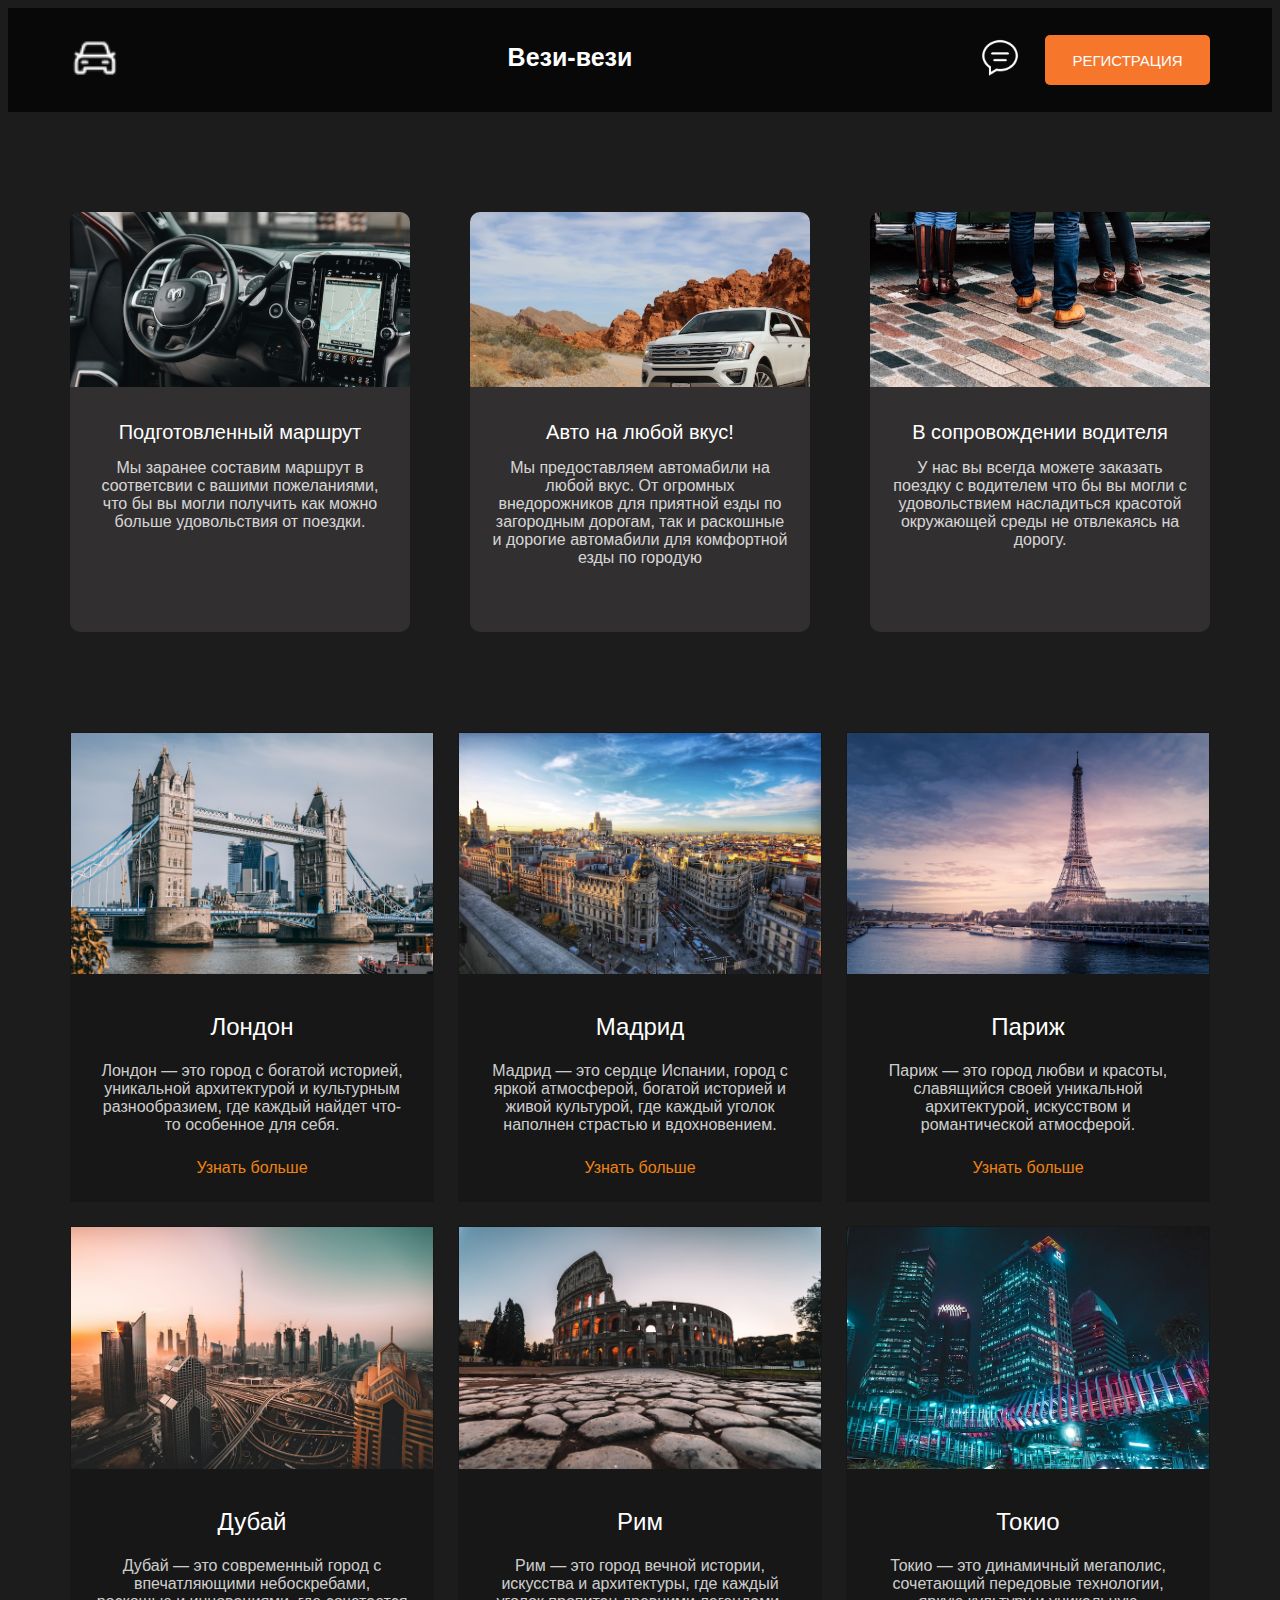
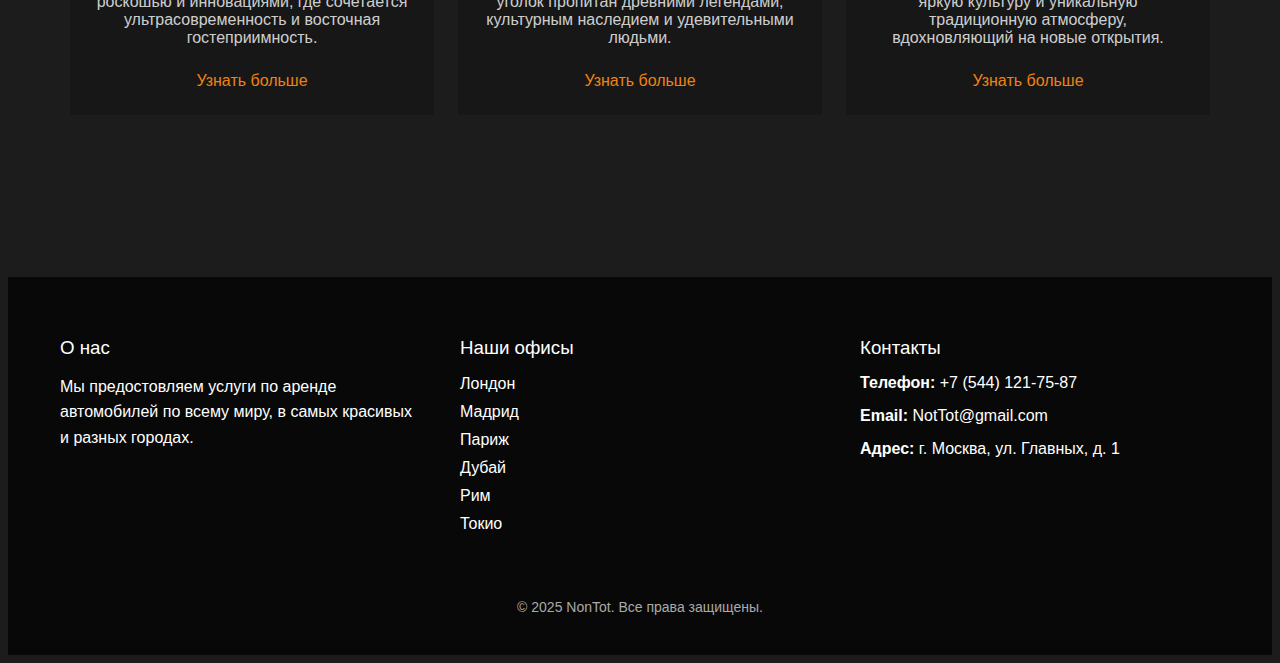
<file: index.html>
<!DOCTYPE html>
<html lang="en">
<head>
    <meta charset="UTF-8">
    <meta name="viewport" content="width=device-width, initial-scale=1.0">
    <title>Вези-вези</title>
    <link rel="stylesheet" href="./style1.css"> <!-- Подключение css -->
</head>
<body>
<header class="header">
    <div class="container">
        <a href="/index.html"><img src="/images/Машинка.png" alt="Изучение" class="header__logo"></a>

        <nav class="header__nav">
            <ul class="header__list">
                <li><a class="active"> Вези-вези </a></li>
            </ul>
        </nav>

        <!-- Обертка для флага и кнопки -->
        <div class="header__right">
            <a href="/Coments.html"><img src="/images/КартинкаКоментарий (1).png" alt="Коментарий" class="header__ligo"></a>
            <a href="/Registracia.html" class="btn"> Регистрация </a>
        </div>
    </div> 
</header>
<section class="food-list">
    <div class="#PAGES">
    <div class="container">
        <div class="card">
        <div class="food-list__card">
            <img src="/images/ggg.svg" alt="" class="food-list__img">
            <div class="food-list__text-wrapper"> <!-- Упаковываем текст для его стелизации -->
                <h4 class="food-list__title">Подготовленный маршрут</h4>
                <p class="food-list__desk"> Мы заранее составим маршрут в соответсвии с вашими пожеланиями, что бы вы могли получить как можно больше удовольствия от поездки. </p>
            </div>
        </div>
        </div>
        <div class="card">
        <div class="food-list__card">
            <img src="/images/Картинка 1.1.svg" alt="" class="food-list__img">
            <div class="food-list__text-wrapper"> <!-- Упаковываем текст для его стелизации -->
                <h4 class="food-list__title">Авто на любой вкус!</h4>
                <p class="food-list__desk"> Мы предоставляем автомабили на любой вкус. От огромных внедорожников для приятной езды по загородным дорогам, так и раскошные и дорогие автомабили для комфортной езды по городую </p>
            </div>
        </div>
        </div>
        <div class="card">
        <div class="food-list__card">
            <img src="/images/Картинка 1.3.svg" alt="" class="food-list__img">
            <div class="food-list__text-wrapper"> <!-- Упаковываем текст для его стелизации -->
                <h4 class="food-list__title">В сопровождении водителя</h4>
                <p class="food-list__desk"> У нас вы всегда можете заказать поездку с водителем что бы вы могли с удовольствием насладиться красотой окружающей среды не отвлекаясь на дорогу. </p>
            </div>
        </div>    
        </div>
    </div>
    </div>
</section>
<section id="destination-section">
    <div class="container">
        <div class="destination-wrap">
            <div class="destination">
                <img class="destination_img" src="images/Картинка 9.jpg" alt="destination to London">
                <div class="destination-info">
                    <h3 class="destination_title">Лондон</h3>
                    <p class="destination_text">Лондон — это город с богатой историей, уникальной архитектурой и культурным разнообразием, где каждый найдет что-то особенное для себя.</p>
                    <a class="destination_link" href="/AAAAAAAAAAA1.html">Узнать больше</a>
                </div>
            </div>
            <div class="destination">
                <img class="destination_img" src="images/Картинка 10.jpg" alt="destination to Madrid">
                <div class="destination-info">
                    <h3 class="destination_title">Мадрид</h3>
                    <p class="destination_text">Мадрид — это сердце Испании, город с яркой атмосферой, богатой историей и живой культурой, где каждый уголок наполнен страстью и вдохновением. </p>
                    <a class="destination_link" href="/AAAAAAAAAAA2.html">Узнать больше</a>
                </div>
            </div>
            <div class="destination">
                <img class="destination_img" src="images/Картинка 11.jpg" alt="destination to Paris">
                <div class="destination-info">
                    <h3 class="destination_title">Париж</h3>
                    <p class="destination_text">Париж — это город любви и красоты, славящийся своей уникальной архитектурой, искусством и романтической атмосферой.</p>
                    <a class="destination_link" href="/AAAAAAAAAAA3.html">Узнать больше</a>
                </div>
            </div>
            <div class="destination">
                <img class="destination_img" src="images/Картинка 12.jpg" alt="destination to Dubai">
                <div class="destination-info">
                    <h3 class="destination_title">Дубай</h3>
                    <p class="destination_text">Дубай — это современный город с впечатляющими небоскребами, роскошью и инновациями, где сочетается ультрасовременность и восточная гостеприимность.</p>
                    <a class="destination_link" href="/AAAAAAAAAAA4.html">Узнать больше</a>
                </div>
            </div>
            <div class="destination">
                <img class="destination_img" src="images/Картинка 13.jpg" alt="destination to Roma">
                <div class="destination-info">
                    <h3 class="destination_title">Рим</h3>
                    <p class="destination_text">Рим — это город вечной истории, искусства и архитектуры, где каждый уголок пропитан древними легендами, культурным наследием и удевительными людьми.</p>
                    <a class="destination_link" href="/AAAAAAAAAAA5.html">Узнать больше</a>
                </div>
            </div>
            <div class="destination">
                <img class="destination_img" src="images/Mask (1).svg" alt="destination to Tokio">
                <div class="destination-info">
                    <h3 class="destination_title">Токио</h3>
                    <p class="destination_text">Токио — это динамичный мегаполис, сочетающий передовые технологии, яркую культуру и уникальную традиционную атмосферу, вдохновляющий на новые открытия.</p>
                    <a class="destination_link" href="/AAAAAAAAAAA6.html">Узнать больше</a>
                </div>
            </div>
        </div>
    </div>
</section>
<footer class="footer">
        <div class="footer-container">
            <!-- О компании -->
            <div class="footer-section about">
              <h3>О нас</h3>
              <p>Мы предостовляем услуги по аренде автомобилей по всему миру, в самых красивых и разных городах.</p>
            </div>

            <!-- Навигация -->
            <div class="footer-section navigation">
              <h3>Наши офисы</h3>
              <ul>
                <li><a href="/AAAAAAAAAAA1.html">Лондон</a></li>
                <li><a href="/AAAAAAAAAAA2.html">Мадрид</a></li>
                <li><a href="/AAAAAAAAAAA3.html">Париж</a></li>
                <li><a href="/AAAAAAAAAAA4.html">Дубай</a></li>
                <li><a href="/AAAAAAAAAAA5.html">Рим</a></li>
                <li><a href="/AAAAAAAAAAA6.html">Токио</a></li>
              </ul>
            </div>

            <!-- Контактная информация -->
            <div class="footer-section contact-info">
              <h3>Контакты</h3>
              <p><strong>Телефон:</strong> +7 (544) 121-75-87</p>
              <p><strong>Email:</strong> NotTot@gmail.com</p>
              <p><strong>Адрес:</strong> г. Москва, ул. Главных, д. 1</p>
            
              <!-- Можно добавить карту или дополнительные контакты -->
            </div>
        </div>
      
          <!-- Нижняя часть с копирайтом -->
        <div class="footer-bottom">
            &copy; 2025 NonTot. Все права защищены.
        </div>
</footer>
</body>
</html>
</file>
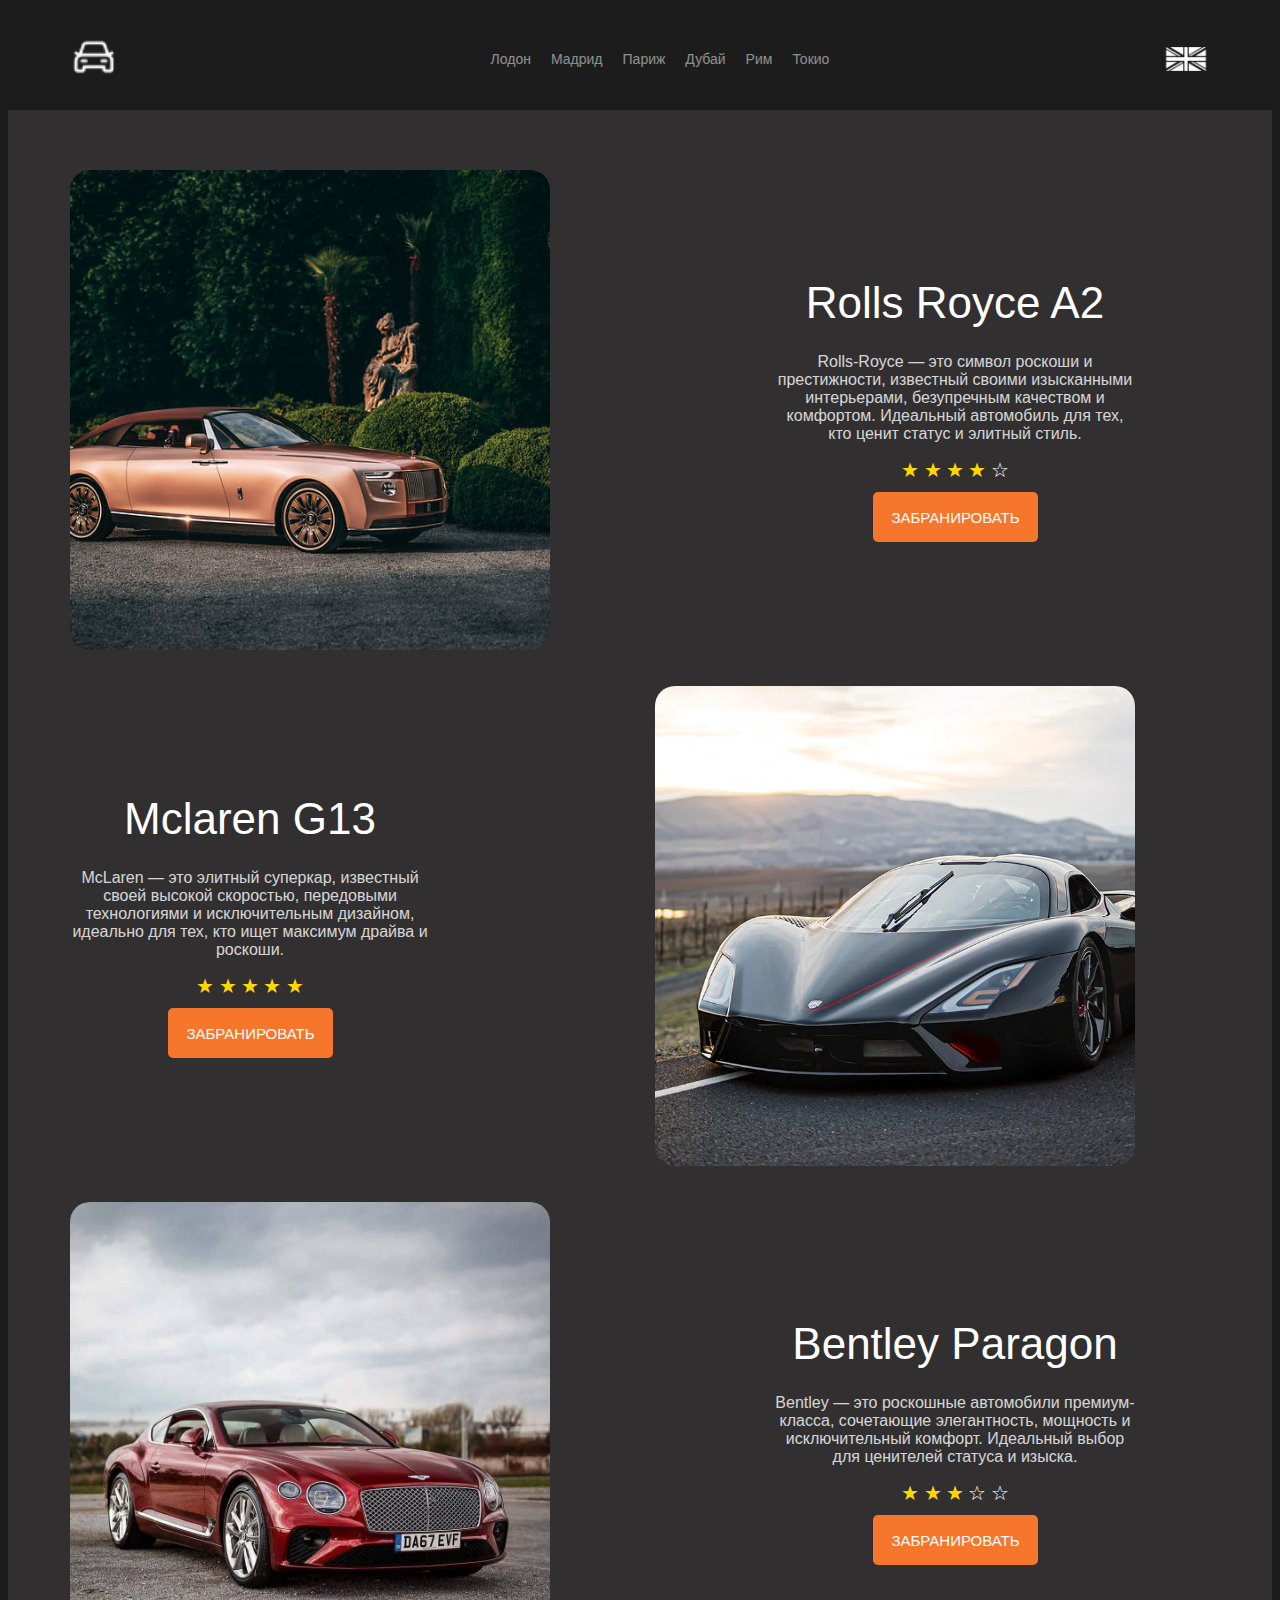
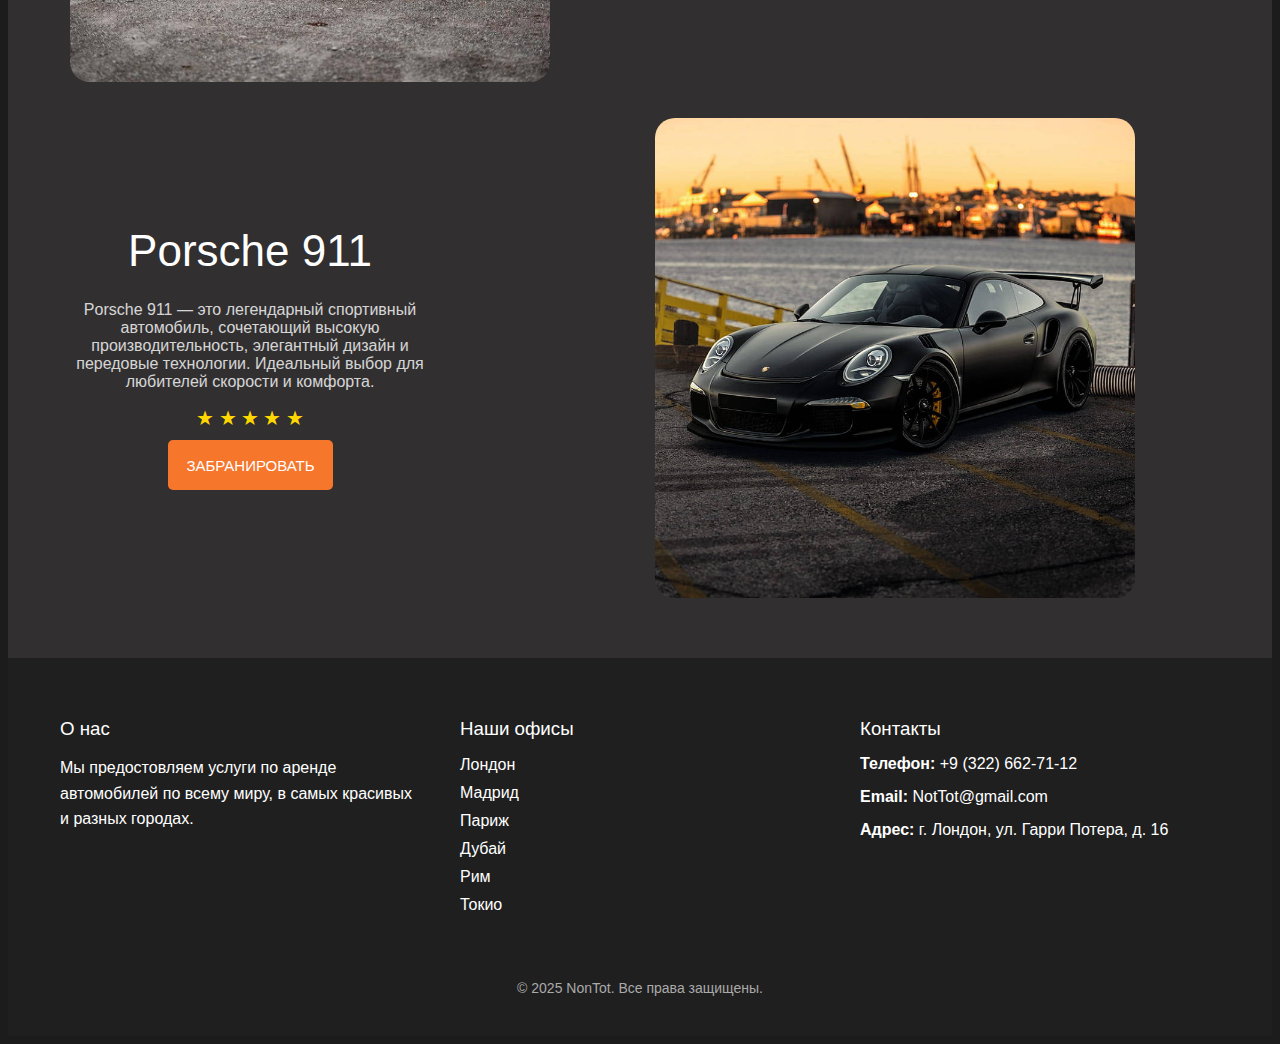
<file: AAAAAAAAAAA1.html>
<!DOCTYPE html>
<html lang="en">
<head>
    <meta charset="UTF-8">
    <meta name="viewport" content="width=device-width, initial-scale=1.0">
    <title>Лондон</title>
    <link rel="stylesheet" href="./style.css"> <!-- Подключение css -->
</head>
<body>
    <header class="header">
        <div class="container">
            <a href="/index.html"><img src="/images/Машинка.png" alt="Изучение" class="header__logo" ></a> <!-- Вставление картинки на сайт -->

        <nav class="header__nav">
            <ul class="header__list"> <!-- Не нумерованный список -->
                <li><a class="active" href="/AAAAAAAAAAA1.html"> Лодон </a> </li> <!-- Элемент списка --> <!-- a - ссылка --> <!-- #! - заглушка -->
                <li><a class="active" href="/AAAAAAAAAAA2.html"> Мадрид </a> </li>
                <li><a class="active" href="/AAAAAAAAAAA3.html"> Париж </a> </li>
                <li><a class="active" href="/AAAAAAAAAAA4.html"> Дубай </a> </li>
                <li><a class="active" href="/AAAAAAAAAAA5.html"> Рим </a> </li>
                <li><a class="active" href="/AAAAAAAAAAA6.html"> Токио </a> </li>
            </ul>
        </nav>
        <img src="/images/ФлагАнглии.png" alt="Изучение" class="header__ligo"> <!-- Кнопка которую будем задовать одинаково для всей страницы -->
        </div> 
    </header>
    <main class="main"> <!-- Просто модуль для обознаяения основной части сайта -->
        <!-- Элемент с показанием скидки -->

        <section class="order">

            <div class="container">
                <img src="/images/КартинкаАвто5.jpg" alt="" class="order__img"> <!-- А здеся распологается картинка -->
                <div class="order__text"> <!-- Здеся мы упаковываем текст для его отдельной стилизации -->
                    <h3 class="order__title"> Rolls Royce A2 </h3>
                    <p class="order__desc"> Rolls-Royce — это символ роскоши и престижности, известный своими изысканными интерьерами, безупречным качеством и комфортом. Идеальный автомобиль для тех, кто ценит статус и элитный стиль. </p>
                    <div class="rating">
                      <span class="star_filled">★</span>
                      <span class="star_filled">★</span>
                      <span class="star_filled">★</span>
                      <span class="star_filled">★</span>
                      <span class="star">☆</span>
                    </div>
                    <a href="/Registracia.html" class="btn order__btn">Забранировать</a> <!-- Кнопка которую будем задовать одинаково для всей страницы -->
                </div>
            </div>
            <br>
            <br>
            <div class="container">
                <div class="order__text"> <!-- Здеся мы упаковываем текст для его отдельной стилизации -->
                    <h3 class="order__title"> Mclaren G13 </h3>
                    <p class="order__desc"> McLaren — это элитный суперкар, известный своей высокой скоростью, передовыми технологиями и исключительным дизайном, идеально для тех, кто ищет максимум драйва и роскоши. </p>
                    <div class="rating">
                      <span class="star_filled">★</span>
                      <span class="star_filled">★</span>
                      <span class="star_filled">★</span>
                      <span class="star_filled">★</span>
                      <span class="star_filled">★</span>
                    </div>
                    <a href="/Registracia.html" class="btn"> Забранировать </a> <!-- Кнопка которую будем задовать одинаково для всей страницы -->
                </div>
                <img src="/images/КартинкаАвто6.webp" alt="" class="order__img"> <!-- А здеся распологается картинка -->
            </div>
            <br>
            <br>
            <div class="container">
                <img src="/images/КартинкаАвто3.jpg" alt="" class="order__img"> <!-- А здеся распологается картинка -->
                <div class="order__text"> <!-- Здеся мы упаковываем текст для его отдельной стилизации -->
                    <h3 class="order__title"> Bentley Paragon</h3>
                    <p class="order__desc"> Bentley — это роскошные автомобили премиум-класса, сочетающие элегантность, мощность и исключительный комфорт. Идеальный выбор для ценителей статуса и изыска. </p>
                    <div class="rating">
                      <span class="star_filled">★</span>
                      <span class="star_filled">★</span>
                      <span class="star_filled">★</span>
                      <span class="star">☆</span>
                      <span class="star">☆</span>
                    </div>
                    <a href="/Registracia.html" class="btn"> Забранировать </a> <!-- Кнопка которую будем задовать одинаково для всей страницы -->
                </div>
            </div>
            <br>
            <br>
            <div class="container">
                <div class="order__text"> <!-- Здеся мы упаковываем текст для его отдельной стилизации -->
                    <h3 class="order__title"> Porsche 911 </h3>
                    <p class="order__desc"> Porsche 911 — это легендарный спортивный автомобиль, сочетающий высокую производительность, элегантный дизайн и передовые технологии. Идеальный выбор для любителей скорости и комфорта. </p>

                    <div class="rating">
                      <span class="star_filled">★</span>
                      <span class="star_filled">★</span>
                      <span class="star_filled">★</span>
                      <span class="star_filled">★</span>
                      <span class="star_filled">★</span>
                    </div>
                    <a href="/Registracia.html" class="btn"> Забранировать </a> <!-- Кнопка которую будем задовать одинаково для всей страницы -->
                </div>
                <img src="/images/КартинкаАвто7.jpg" alt="" class="order__img"> <!-- А здеся распологается картинка -->
            </div>
        </section>



        <footer class="footer">
          <div class="footer-container">
            <!-- О компании -->
            <div class="footer-section about">
              <h3>О нас</h3>
              <p>Мы предостовляем услуги по аренде автомобилей по всему миру, в самых красивых и разных городах.</p>
            </div>

            <!-- Навигация -->
            <div class="footer-section navigation">
              <h3>Наши офисы</h3>
              <ul>
                <li><a href="/AAAAAAAAAAA1.html">Лондон</a></li>
                <li><a href="/AAAAAAAAAAA2.html">Мадрид</a></li>
                <li><a href="/AAAAAAAAAAA3.html">Париж</a></li>
                <li><a href="/AAAAAAAAAAA4.html">Дубай</a></li>
                <li><a href="/AAAAAAAAAAA5.html">Рим</a></li>
                <li><a href="/AAAAAAAAAAA6.html">Токио</a></li>
              </ul>
            </div>

            <!-- Контактная информация -->
            <div class="footer-section contact-info">
              <h3>Контакты</h3>
              <p><strong>Телефон:</strong> +9 (322) 662-71-12</p>
              <p><strong>Email:</strong> NotTot@gmail.com</p>
              <p><strong>Адрес:</strong> г. Лондон, ул. Гарри Потера, д. 16</p>
            
              <!-- Можно добавить карту или дополнительные контакты -->
            </div>
          </div>
      
          <!-- Нижняя часть с копирайтом -->
          <div class="footer-bottom">
            &copy; 2025 NonTot. Все права защищены.
          </div>
        </footer>
    </main>
</body>
</html>
</file>
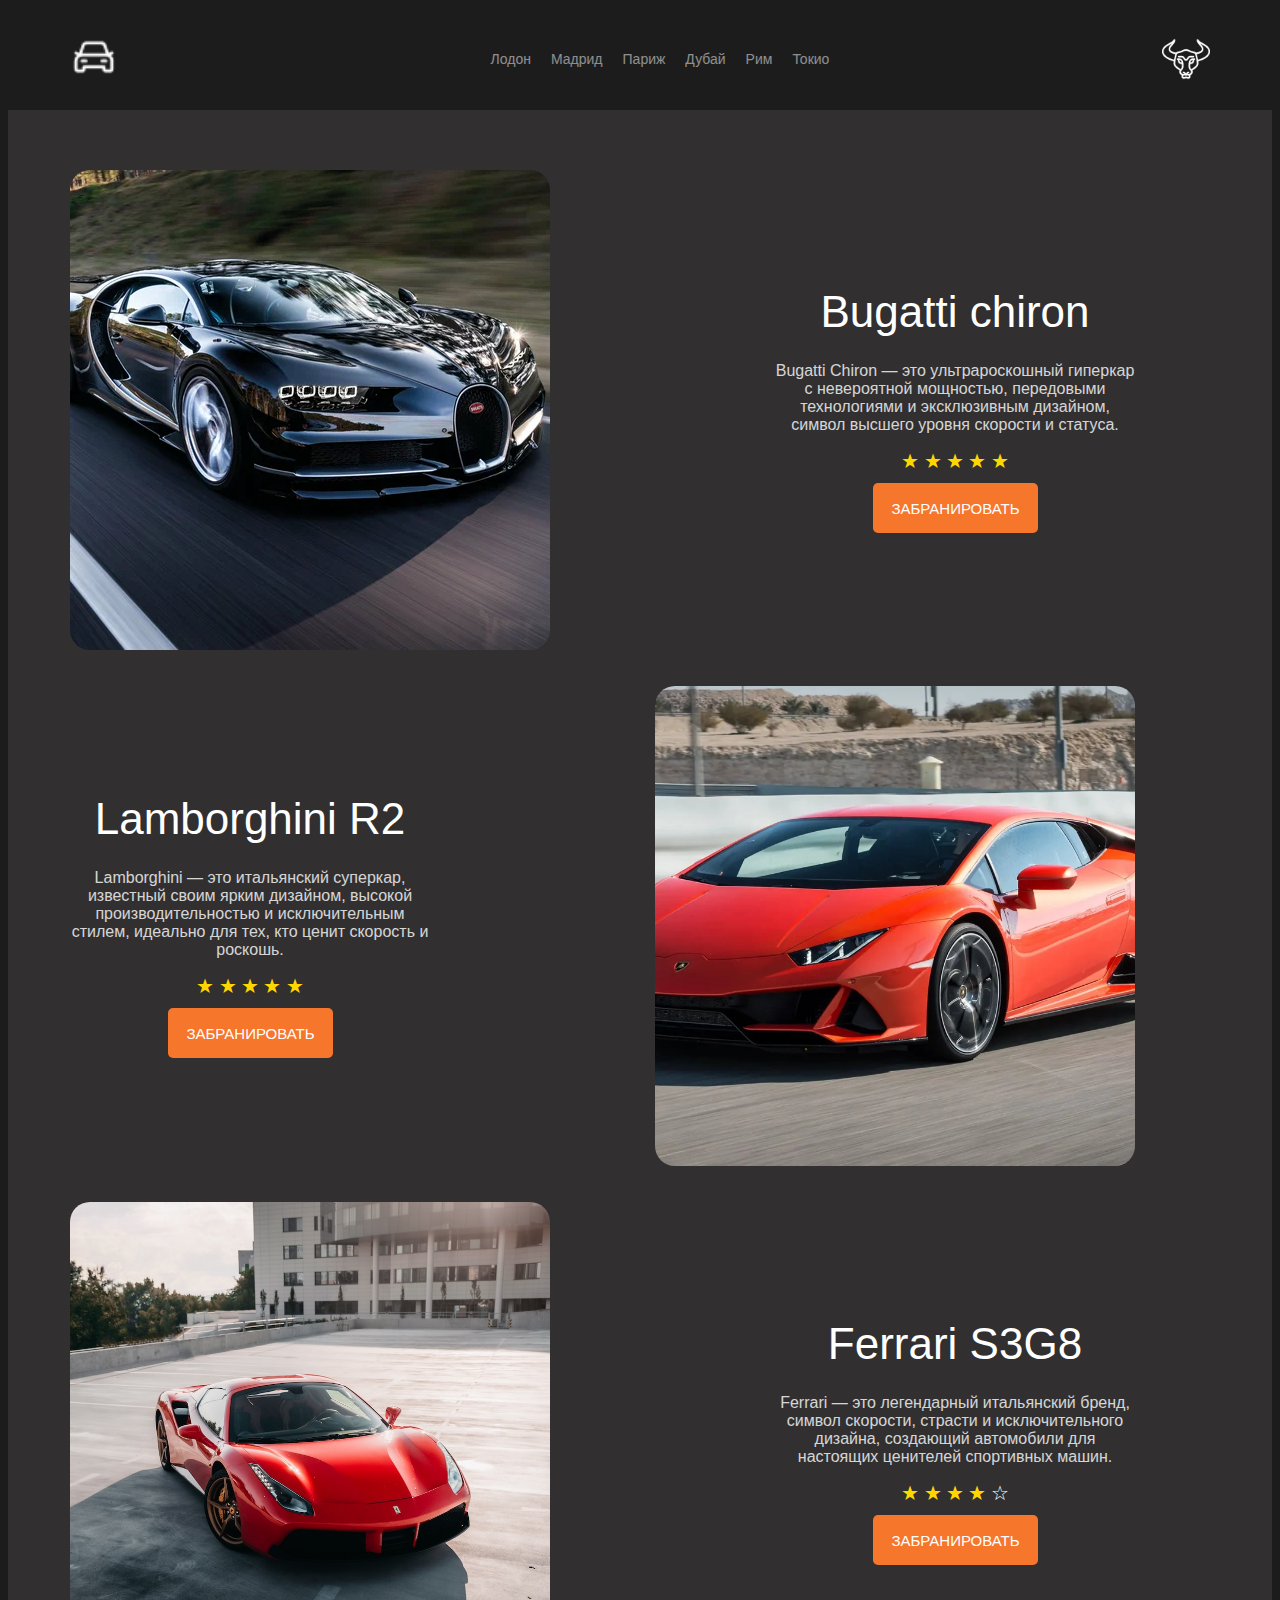
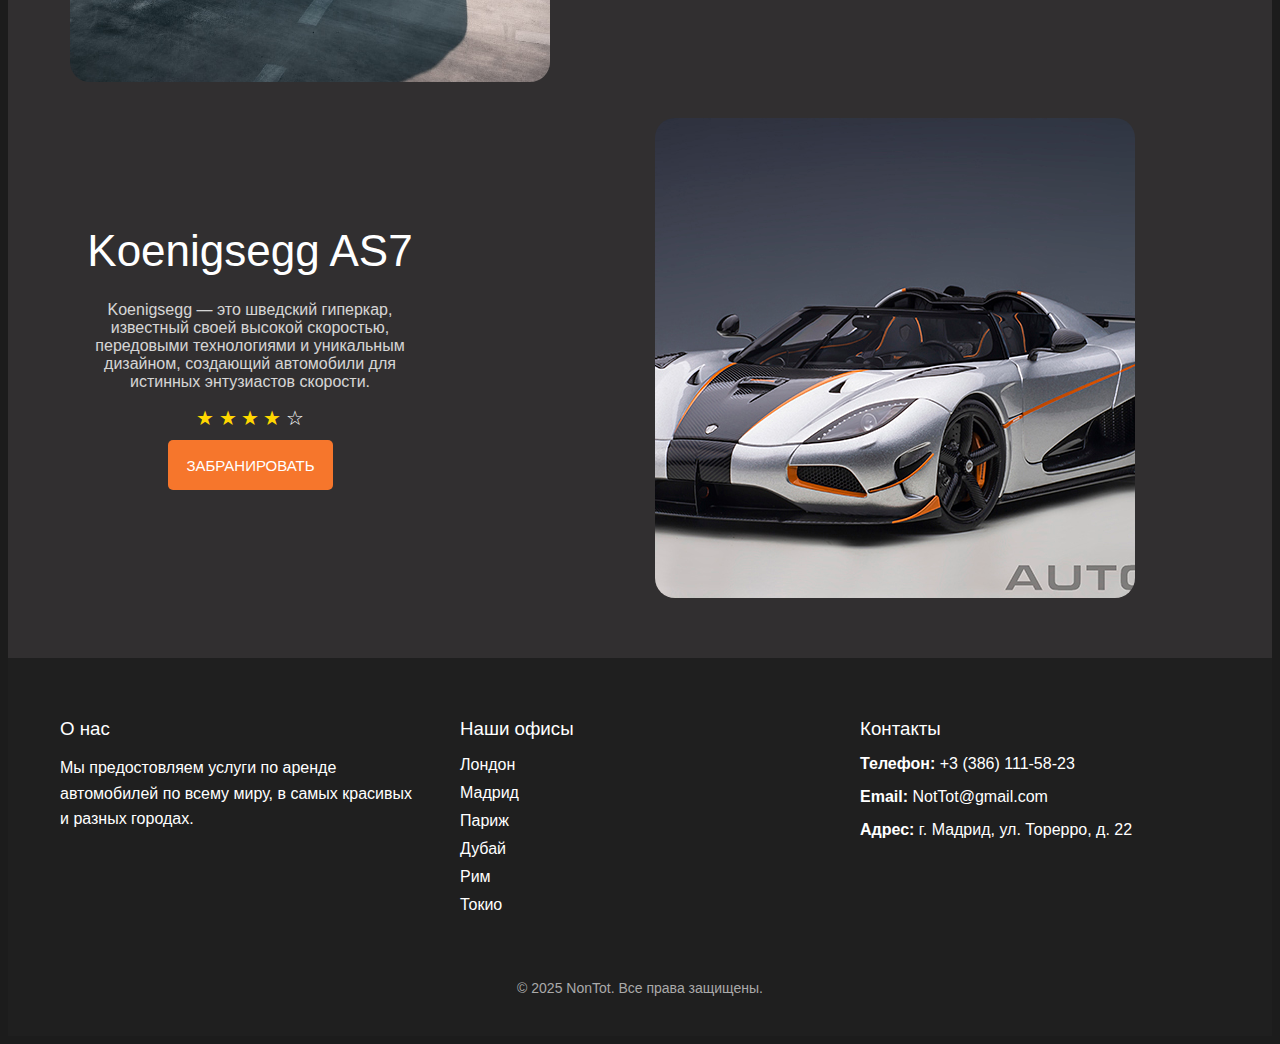
<file: AAAAAAAAAAA2.html>
<!DOCTYPE html>
<html lang="en">
<head>
    <meta charset="UTF-8">
    <meta name="viewport" content="width=device-width, initial-scale=1.0">
    <title>Мадрид</title>
    <link rel="stylesheet" href="./style.css"> <!-- Подключение css -->
</head>
<body>
    <header class="header">
        <div class="container">
            <a href="/index.html"><img src="/images/Машинка.png" alt="Изучение" class="header__logo" ></a> <!-- Вставление картинки на сайт -->

        <nav class="header__nav">
            <ul class="header__list"> <!-- Не нумерованный список -->
                <li><a class="active" href="/AAAAAAAAAAA1.html"> Лодон </a> </li> <!-- Элемент списка --> <!-- a - ссылка --> <!-- #! - заглушка -->
                <li><a class="active" href="/AAAAAAAAAAA2.html"> Мадрид </a> </li>
                <li><a class="active" href="/AAAAAAAAAAA3.html"> Париж </a> </li>
                <li><a class="active" href="/AAAAAAAAAAA4.html"> Дубай </a> </li>
                <li><a class="active" href="/AAAAAAAAAAA5.html"> Рим </a> </li>
                <li><a class="active" href="/AAAAAAAAAAA6.html"> Токио </a> </li>
            </ul>
        </nav>
        <img src="/images/КартинкаИспании (1).png" alt="Изучение" class="header__ligo"> <!-- Кнопка которую будем задовать одинаково для всей страницы -->
        </div> 
    </header>
    <main class="main"> <!-- Просто модуль для обознаяения основной части сайта -->
        <!-- Элемент с показанием скидки -->

        <section class="order">

            <div class="container">
                <img src="/images/Картинка2.2.webp" alt="" class="order__img"> <!-- А здеся распологается картинка -->
                <div class="order__text"> <!-- Здеся мы упаковываем текст для его отдельной стилизации -->
                    <h3 class="order__title"> Bugatti chiron </h3>
                    <p class="order__desc"> Bugatti Chiron — это ультрароскошный гиперкар с невероятной мощностью, передовыми технологиями и эксклюзивным дизайном, символ высшего уровня скорости и статуса. </p>
                    <div class="rating">
                      <span class="star_filled">★</span>
                      <span class="star_filled">★</span>
                      <span class="star_filled">★</span>
                      <span class="star_filled">★</span>
                      <span class="star_filled">★</span>
                    </div>
                    <a href="/Registracia.html" class="btn order__btn">Забранировать</a> <!-- Кнопка которую будем задовать одинаково для всей страницы -->
                </div>
            </div>
            <br>
            <br>
            <div class="container">
                <div class="order__text"> <!-- Здеся мы упаковываем текст для его отдельной стилизации -->
                    <h3 class="order__title"> Lamborghini R2 </h3>
                    <p class="order__desc"> Lamborghini — это итальянский суперкар, известный своим ярким дизайном, высокой производительностью и исключительным стилем, идеально для тех, кто ценит скорость и роскошь. </p>
                    <div class="rating">
                      <span class="star_filled">★</span>
                      <span class="star_filled">★</span>
                      <span class="star_filled">★</span>
                      <span class="star_filled">★</span>
                      <span class="star_filled">★</span>
                    </div>
                    <a href="/Registracia.html" class="btn"> Забранировать </a> <!-- Кнопка которую будем задовать одинаково для всей страницы -->
                </div>
                <img src="/images/Картинка2.3.webp" alt="" class="order__img"> <!-- А здеся распологается картинка -->
            </div>
            <br>
            <br>
            <div class="container">
                <img src="/images/Картинка 2.jpg" alt="" class="order__img"> <!-- А здеся распологается картинка -->
                <div class="order__text"> <!-- Здеся мы упаковываем текст для его отдельной стилизации -->
                    <h3 class="order__title"> Ferrari S3G8</h3>
                    <p class="order__desc"> Ferrari — это легендарный итальянский бренд, символ скорости, страсти и исключительного дизайна, создающий автомобили для настоящих ценителей спортивных машин. </p>
                    <div class="rating">
                      <span class="star_filled">★</span>
                      <span class="star_filled">★</span>
                      <span class="star_filled">★</span>
                      <span class="star_filled">★</span>
                      <span class="star">☆</span>
                    </div>
                    <a href="/Registracia.html" class="btn"> Забранировать </a> <!-- Кнопка которую будем задовать одинаково для всей страницы -->
                </div>
            </div>
            <br>
            <br>
            <div class="container">
                <div class="order__text"> <!-- Здеся мы упаковываем текст для его отдельной стилизации -->
                    <h3 class="order__title"> Koenigsegg AS7 </h3>
                    <p class="order__desc"> Koenigsegg — это шведский гиперкар, известный своей высокой скоростью, передовыми технологиями и уникальным дизайном, создающий автомобили для истинных энтузиастов скорости. </p>

                    <div class="rating">
                      <span class="star_filled">★</span>
                      <span class="star_filled">★</span>
                      <span class="star_filled">★</span>
                      <span class="star_filled">★</span>
                      <span class="star">☆</span>
                    </div>
                    <a href="/Registracia.html" class="btn"> Забранировать </a> <!-- Кнопка которую будем задовать одинаково для всей страницы -->
                </div>
                <img src="/images/Картинка2.4.jpg" alt="" class="order__img"> <!-- А здеся распологается картинка -->
            </div>
        </section>



        <footer class="footer">
          <div class="footer-container">
            <!-- О компании -->
            <div class="footer-section about">
              <h3>О нас</h3>
              <p>Мы предостовляем услуги по аренде автомобилей по всему миру, в самых красивых и разных городах.</p>
            </div>

            <!-- Навигация -->
            <div class="footer-section navigation">
              <h3>Наши офисы</h3>
              <ul>
                <li><a href="/AAAAAAAAAAA1.html">Лондон</a></li>
                <li><a href="/AAAAAAAAAAA2.html">Мадрид</a></li>
                <li><a href="/AAAAAAAAAAA3.html">Париж</a></li>
                <li><a href="/AAAAAAAAAAA4.html">Дубай</a></li>
                <li><a href="/AAAAAAAAAAA5.html">Рим</a></li>
                <li><a href="/AAAAAAAAAAA6.html">Токио</a></li>
              </ul>
            </div>

            <!-- Контактная информация -->
            <div class="footer-section contact-info">
              <h3>Контакты</h3>
              <p><strong>Телефон:</strong> +3 (386) 111-58-23</p>
              <p><strong>Email:</strong> NotTot@gmail.com</p>
              <p><strong>Адрес:</strong> г. Мадрид, ул. Торерро, д. 22</p>
            
              <!-- Можно добавить карту или дополнительные контакты -->
            </div>
          </div>
      
          <!-- Нижняя часть с копирайтом -->
          <div class="footer-bottom">
            &copy; 2025 NonTot. Все права защищены.
          </div>
        </footer>
    </main>
</body>
</html>
</file>
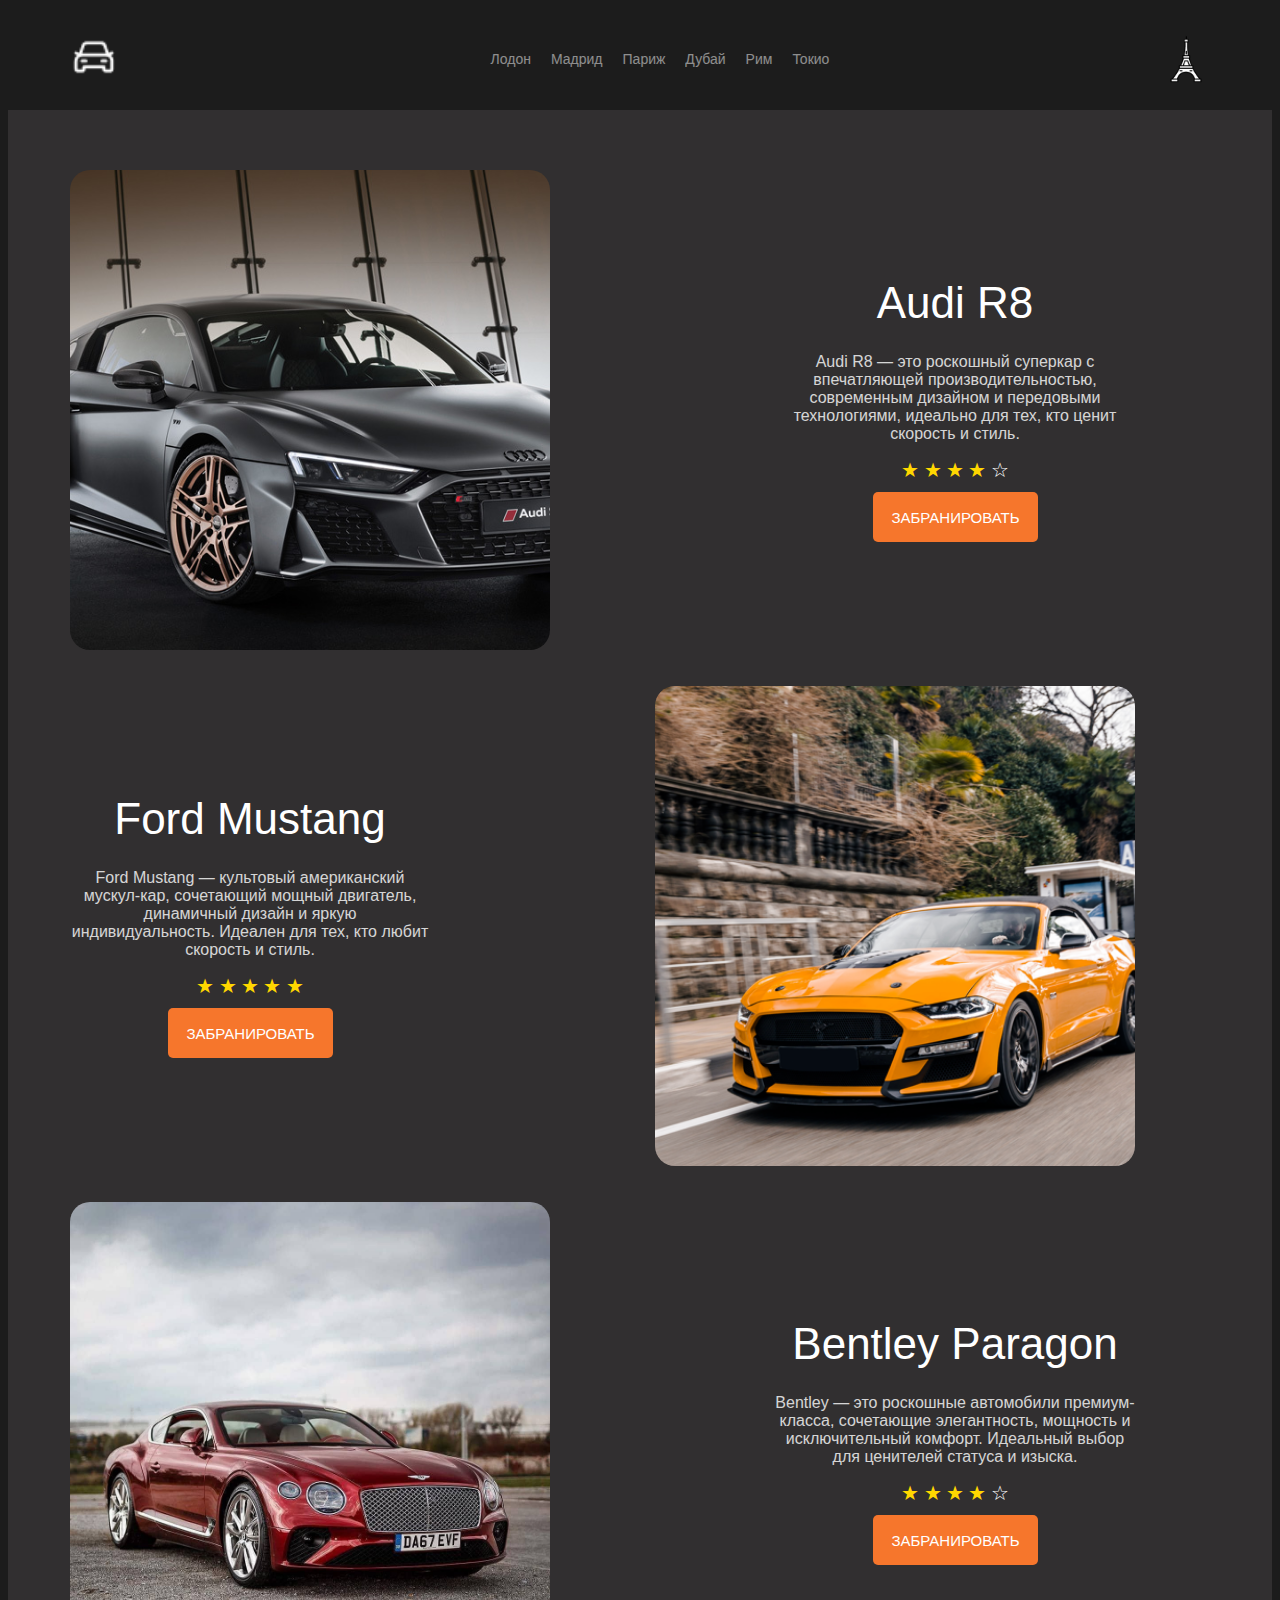
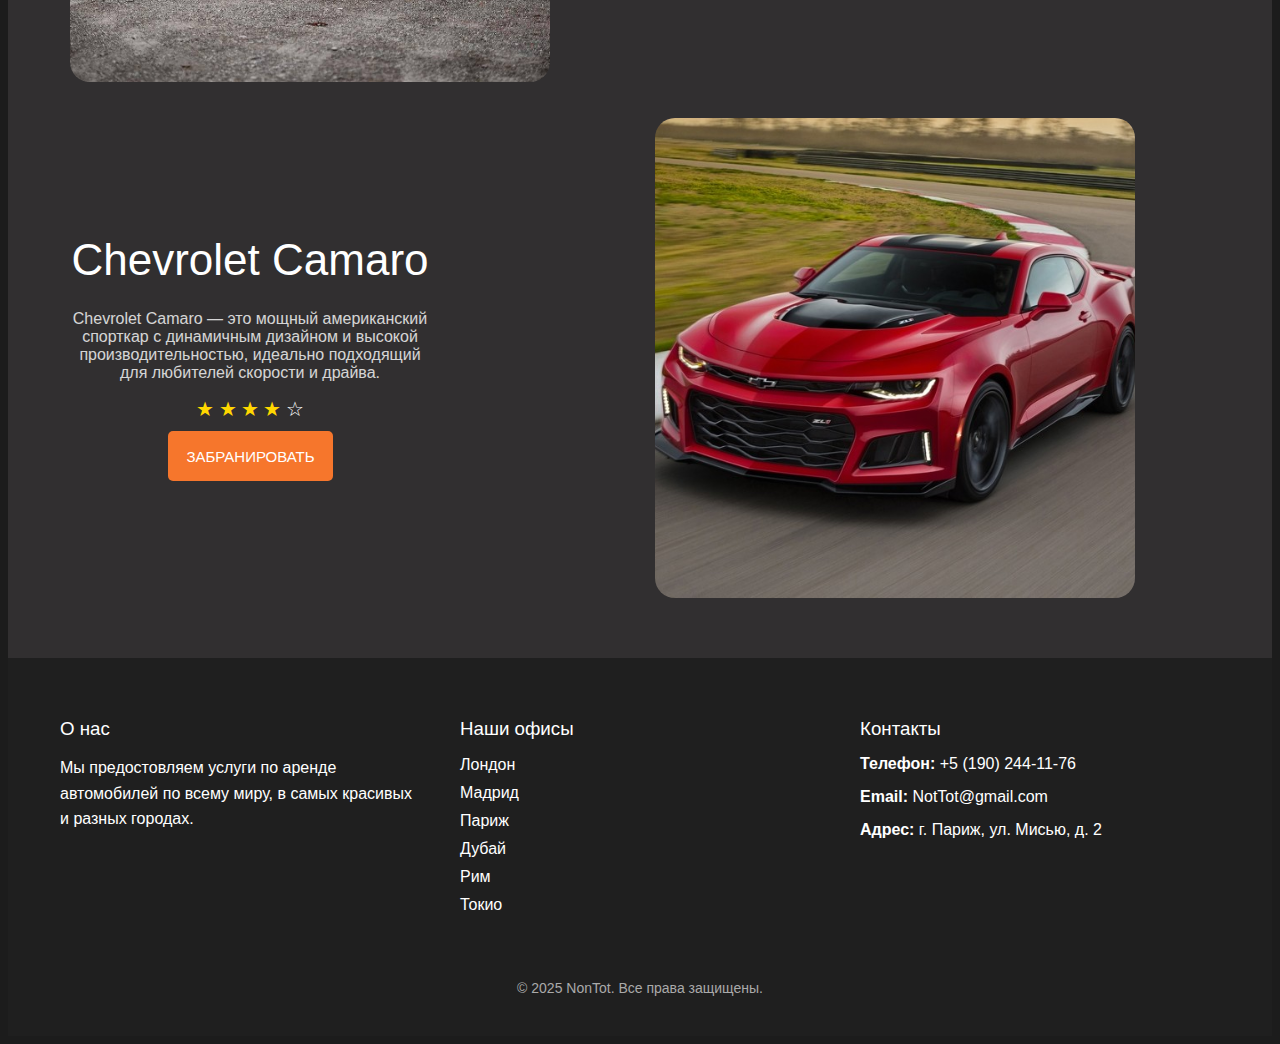
<file: AAAAAAAAAAA3.html>
<!DOCTYPE html>
<html lang="en">
<head>
    <meta charset="UTF-8">
    <meta name="viewport" content="width=device-width, initial-scale=1.0">
    <title>Париж</title>
    <link rel="stylesheet" href="./style.css"> <!-- Подключение css -->
</head>
<body>
    <header class="header">
        <div class="container">
            <a href="/index.html"><img src="/images/Машинка.png" alt="Изучение" class="header__logo" ></a> <!-- Вставление картинки на сайт -->

        <nav class="header__nav">
            <ul class="header__list"> <!-- Не нумерованный список -->
                <li><a class="active" href="/AAAAAAAAAAA1.html"> Лодон </a> </li> <!-- Элемент списка --> <!-- a - ссылка --> <!-- #! - заглушка -->
                <li><a class="active" href="/AAAAAAAAAAA2.html"> Мадрид </a> </li>
                <li><a class="active" href="/AAAAAAAAAAA3.html"> Париж </a> </li>
                <li><a class="active" href="/AAAAAAAAAAA4.html"> Дубай </a> </li>
                <li><a class="active" href="/AAAAAAAAAAA5.html"> Рим </a> </li>
                <li><a class="active" href="/AAAAAAAAAAA6.html"> Токио </a> </li>
            </ul>
        </nav>
        <img src="/images/КартинкаПарижа1.png" alt="Изучение" class="header__ligo"> <!-- Кнопка которую будем задовать одинаково для всей страницы -->
        </div> 
    </header>
    <main class="main"> <!-- Просто модуль для обознаяения основной части сайта -->
        <!-- Элемент с показанием скидки -->

        <section class="order">

            <div class="container">
                <img src="/images/Картинка2.5.jpg" alt="" class="order__img"> <!-- А здеся распологается картинка -->
                <div class="order__text"> <!-- Здеся мы упаковываем текст для его отдельной стилизации -->
                    <h3 class="order__title"> Audi R8 </h3>
                    <p class="order__desc"> Audi R8 — это роскошный суперкар с впечатляющей производительностью, современным дизайном и передовыми технологиями, идеально для тех, кто ценит скорость и стиль. </p>
                    <div class="rating">
                      <span class="star_filled">★</span>
                      <span class="star_filled">★</span>
                      <span class="star_filled">★</span>
                      <span class="star_filled">★</span>
                      <span class="star">☆</span>
                    </div>
                    <a href="/Registracia.html" class="btn order__btn">Забранировать</a> <!-- Кнопка которую будем задовать одинаково для всей страницы -->
                </div>
            </div>
            <br>
            <br>
            <div class="container">
                <div class="order__text"> <!-- Здеся мы упаковываем текст для его отдельной стилизации -->
                    <h3 class="order__title"> Ford Mustang </h3>
                    <p class="order__desc"> Ford Mustang — культовый американский мускул-кар, сочетающий мощный двигатель, динамичный дизайн и яркую индивидуальность. Идеален для тех, кто любит скорость и стиль. </p>
                    <div class="rating">
                      <span class="star_filled">★</span>
                      <span class="star_filled">★</span>
                      <span class="star_filled">★</span>
                      <span class="star_filled">★</span>
                      <span class="star_filled">★</span>
                    </div>
                    <a href="/Registracia.html" class="btn"> Забранировать </a> <!-- Кнопка которую будем задовать одинаково для всей страницы -->
                </div>
                <img src="/images/Картинка2.6.png" alt="" class="order__img"> <!-- А здеся распологается картинка -->
            </div>
            <br>
            <br>
            <div class="container">
                <img src="/images/КартинкаАвто3.jpg" alt="" class="order__img"> <!-- А здеся распологается картинка -->
                <div class="order__text"> <!-- Здеся мы упаковываем текст для его отдельной стилизации -->
                    <h3 class="order__title"> Bentley Paragon</h3>
                    <p class="order__desc"> Bentley — это роскошные автомобили премиум-класса, сочетающие элегантность, мощность и исключительный комфорт. Идеальный выбор для ценителей статуса и изыска. </p>
                    <div class="rating">
                      <span class="star_filled">★</span>
                      <span class="star_filled">★</span>
                      <span class="star_filled">★</span>
                      <span class="star_filled">★</span>
                      <span class="star">☆</span>
                    </div>
                    <a href="/Registracia.html" class="btn"> Забранировать </a> <!-- Кнопка которую будем задовать одинаково для всей страницы -->
                </div>
            </div>
            <br>
            <br>
            <div class="container">
                <div class="order__text"> <!-- Здеся мы упаковываем текст для его отдельной стилизации -->
                    <h3 class="order__title"> Chevrolet Camaro </h3>
                    <p class="order__desc"> Chevrolet Camaro — это мощный американский спорткар с динамичным дизайном и высокой производительностью, идеально подходящий для любителей скорости и драйва. </p>

                    <div class="rating">
                      <span class="star_filled">★</span>
                      <span class="star_filled">★</span>
                      <span class="star_filled">★</span>
                      <span class="star_filled">★</span>
                      <span class="star">☆</span>
                    </div>
                    <a href="/Registracia.html" class="btn"> Забранировать </a> <!-- Кнопка которую будем задовать одинаково для всей страницы -->
                </div>
                <img src="/images/Картинка2.7.jpg" alt="" class="order__img"> <!-- А здеся распологается картинка -->
            </div>
        </section>



        <footer class="footer">
          <div class="footer-container">
            <!-- О компании -->
            <div class="footer-section about">
              <h3>О нас</h3>
              <p>Мы предостовляем услуги по аренде автомобилей по всему миру, в самых красивых и разных городах.</p>
            </div>

            <!-- Навигация -->
            <div class="footer-section navigation">
              <h3>Наши офисы</h3>
              <ul>
                <li><a href="/AAAAAAAAAAA1.html">Лондон</a></li>
                <li><a href="/AAAAAAAAAAA2.html">Мадрид</a></li>
                <li><a href="/AAAAAAAAAAA3.html">Париж</a></li>
                <li><a href="/AAAAAAAAAAA4.html">Дубай</a></li>
                <li><a href="/AAAAAAAAAAA5.html">Рим</a></li>
                <li><a href="/AAAAAAAAAAA6.html">Токио</a></li>
              </ul>
            </div>

            <!-- Контактная информация -->
            <div class="footer-section contact-info">
              <h3>Контакты</h3>
              <p><strong>Телефон:</strong> +5 (190) 244-11-76</p>
              <p><strong>Email:</strong> NotTot@gmail.com</p>
              <p><strong>Адрес:</strong> г. Париж, ул. Мисью, д. 2</p>
            
              <!-- Можно добавить карту или дополнительные контакты -->
            </div>
          </div>
      
          <!-- Нижняя часть с копирайтом -->
          <div class="footer-bottom">
            &copy; 2025 NonTot. Все права защищены.
          </div>
        </footer>
    </main>
</body>
</html>
</file>
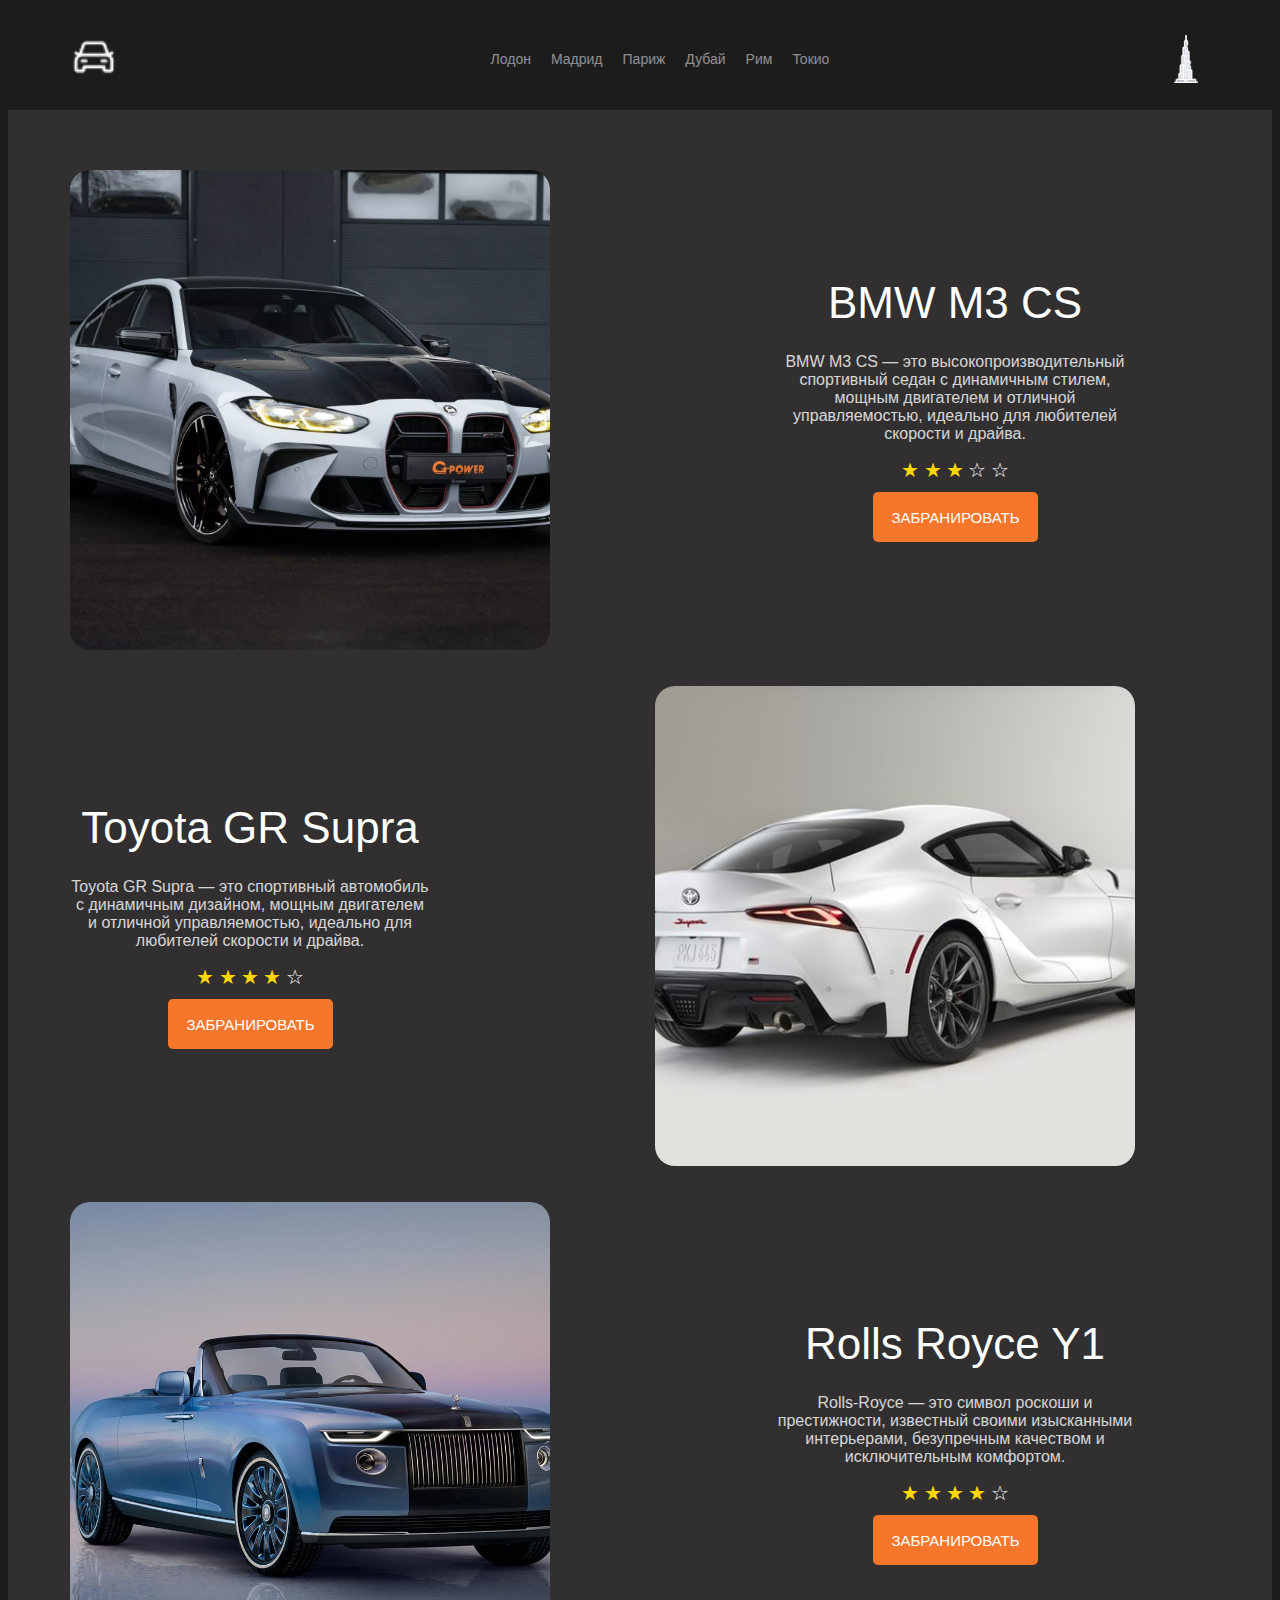
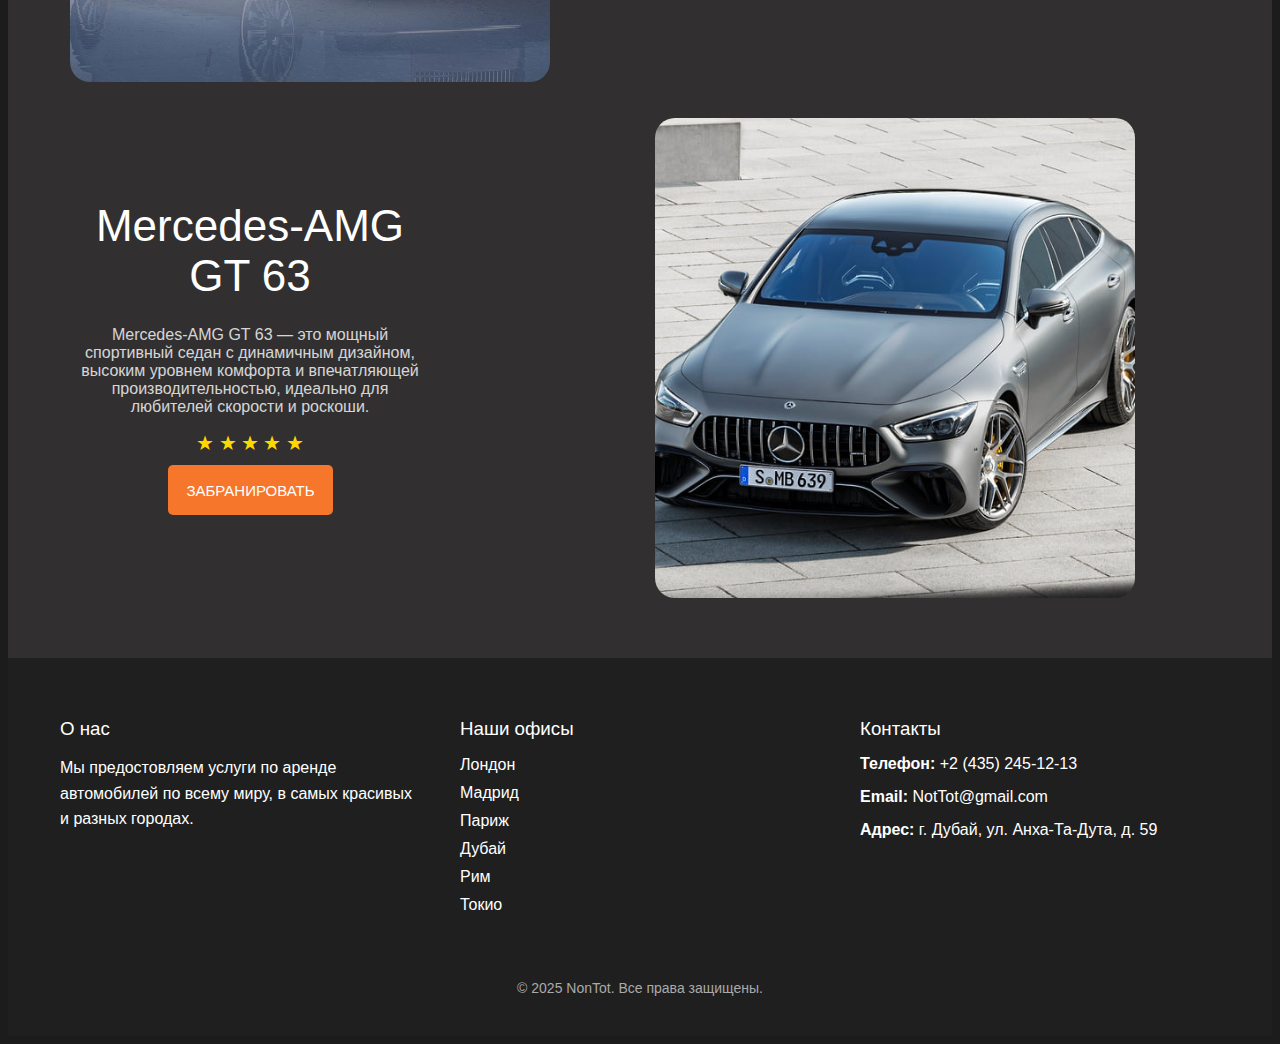
<file: AAAAAAAAAAA4.html>
<!DOCTYPE html>
<html lang="en">
<head>
    <meta charset="UTF-8">
    <meta name="viewport" content="width=device-width, initial-scale=1.0">
    <title>Дубай</title>
    <link rel="stylesheet" href="./style.css"> <!-- Подключение css -->
</head>
<body>
    <header class="header">
        <div class="container">
            <a href="/index.html"><img src="/images/Машинка.png" alt="Изучение" class="header__logo" ></a> <!-- Вставление картинки на сайт -->

        <nav class="header__nav">
            <ul class="header__list"> <!-- Не нумерованный список -->
                <li><a class="active" href="/AAAAAAAAAAA1.html"> Лодон </a> </li> <!-- Элемент списка --> <!-- a - ссылка --> <!-- #! - заглушка -->
                <li><a class="active" href="/AAAAAAAAAAA2.html"> Мадрид </a> </li>
                <li><a class="active" href="/AAAAAAAAAAA3.html"> Париж </a> </li>
                <li><a class="active" href="/AAAAAAAAAAA4.html"> Дубай </a> </li>
                <li><a class="active" href="/AAAAAAAAAAA5.html"> Рим </a> </li>
                <li><a class="active" href="/AAAAAAAAAAA6.html"> Токио </a> </li>
            </ul>
        </nav>
        <img src="/images/КартинкаОАЭ (1).png" alt="Изучение" class="header__ligo"> <!-- Кнопка которую будем задовать одинаково для всей страницы -->
        </div> 
    </header>
    <main class="main"> <!-- Просто модуль для обознаяения основной части сайта -->
        <!-- Элемент с показанием скидки -->

        <section class="order">

            <div class="container">
                <img src="/images/Картинка2.00.jpg" alt="" class="order__img"> <!-- А здеся распологается картинка -->
                <div class="order__text"> <!-- Здеся мы упаковываем текст для его отдельной стилизации -->
                    <h3 class="order__title"> BMW M3 CS </h3>
                    <p class="order__desc"> BMW M3 CS — это высокопроизводительный спортивный седан с динамичным стилем, мощным двигателем и отличной управляемостью, идеально для любителей скорости и драйва. </p>
                    <div class="rating">
                      <span class="star_filled">★</span>
                      <span class="star_filled">★</span>
                      <span class="star_filled">★</span>
                      <span class="star">☆</span>
                      <span class="star">☆</span>
                    </div>
                    <a href="/Registracia.html" class="btn order__btn">Забранировать</a> <!-- Кнопка которую будем задовать одинаково для всей страницы -->
                </div>
            </div>
            <br>
            <br>
            <div class="container">
                <div class="order__text"> <!-- Здеся мы упаковываем текст для его отдельной стилизации -->
                    <h3 class="order__title"> Toyota GR Supra </h3>
                    <p class="order__desc"> Toyota GR Supra — это спортивный автомобиль с динамичным дизайном, мощным двигателем и отличной управляемостью, идеально для любителей скорости и драйва. </p>
                    <div class="rating">
                      <span class="star_filled">★</span>
                      <span class="star_filled">★</span>
                      <span class="star_filled">★</span>
                      <span class="star_filled">★</span>
                      <span class="star">☆</span>
                    </div>
                    <a href="/Registracia.html" class="btn"> Забранировать </a> <!-- Кнопка которую будем задовать одинаково для всей страницы -->
                </div>
                <img src="/images/Картинка2.8.jpg" alt="" class="order__img"> <!-- А здеся распологается картинка -->
            </div>
            <br>
            <br>
            <div class="container">
                <img src="/images/Картинка2.01.jpg" alt="" class="order__img"> <!-- А здеся распологается картинка -->
                <div class="order__text"> <!-- Здеся мы упаковываем текст для его отдельной стилизации -->
                    <h3 class="order__title"> Rolls Royce Y1</h3>
                    <p class="order__desc"> Rolls-Royce — это символ роскоши и престижности, известный своими изысканными интерьерами, безупречным качеством и исключительным комфортом. </p>
                    <div class="rating">
                      <span class="star_filled">★</span>
                      <span class="star_filled">★</span>
                      <span class="star_filled">★</span>
                      <span class="star_filled">★</span>
                      <span class="star">☆</span>
                    </div>
                    <a href="/Registracia.html" class="btn"> Забранировать </a> <!-- Кнопка которую будем задовать одинаково для всей страницы -->
                </div>
            </div>
            <br>
            <br>
            <div class="container">
                <div class="order__text"> <!-- Здеся мы упаковываем текст для его отдельной стилизации -->
                    <h3 class="order__title"> Mercedes-AMG GT 63 </h3>
                    <p class="order__desc"> Mercedes-AMG GT 63 — это мощный спортивный седан с динамичным дизайном, высоким уровнем комфорта и впечатляющей производительностью, идеально для любителей скорости и роскоши. </p>

                    <div class="rating">
                      <span class="star_filled">★</span>
                      <span class="star_filled">★</span>
                      <span class="star_filled">★</span>
                      <span class="star_filled">★</span>
                      <span class="star_filled">★</span>
                    </div>
                    <a href="/Registracia.html" class="btn"> Забранировать </a> <!-- Кнопка которую будем задовать одинаково для всей страницы -->
                </div>
                <img src="/images/Картинка2.9.jpg" alt="" class="order__img"> <!-- А здеся распологается картинка -->
            </div>
        </section>



        <footer class="footer">
          <div class="footer-container">
            <!-- О компании -->
            <div class="footer-section about">
              <h3>О нас</h3>
              <p>Мы предостовляем услуги по аренде автомобилей по всему миру, в самых красивых и разных городах.</p>
            </div>

            <!-- Навигация -->
            <div class="footer-section navigation">
              <h3>Наши офисы</h3>
              <ul>
                <li><a href="/AAAAAAAAAAA1.html">Лондон</a></li>
                <li><a href="/AAAAAAAAAAA2.html">Мадрид</a></li>
                <li><a href="/AAAAAAAAAAA3.html">Париж</a></li>
                <li><a href="/AAAAAAAAAAA4.html">Дубай</a></li>
                <li><a href="/AAAAAAAAAAA5.html">Рим</a></li>
                <li><a href="/AAAAAAAAAAA6.html">Токио</a></li>
              </ul>
            </div>

            <!-- Контактная информация -->
            <div class="footer-section contact-info">
              <h3>Контакты</h3>
              <p><strong>Телефон:</strong> +2 (435) 245-12-13</p>
              <p><strong>Email:</strong> NotTot@gmail.com</p>
              <p><strong>Адрес:</strong> г. Дубай, ул. Анха-Та-Дута, д. 59</p>
            
              <!-- Можно добавить карту или дополнительные контакты -->
            </div>
          </div>
      
          <!-- Нижняя часть с копирайтом -->
          <div class="footer-bottom">
            &copy; 2025 NonTot. Все права защищены.
          </div>
        </footer>
    </main>
</body>
</html>
</file>
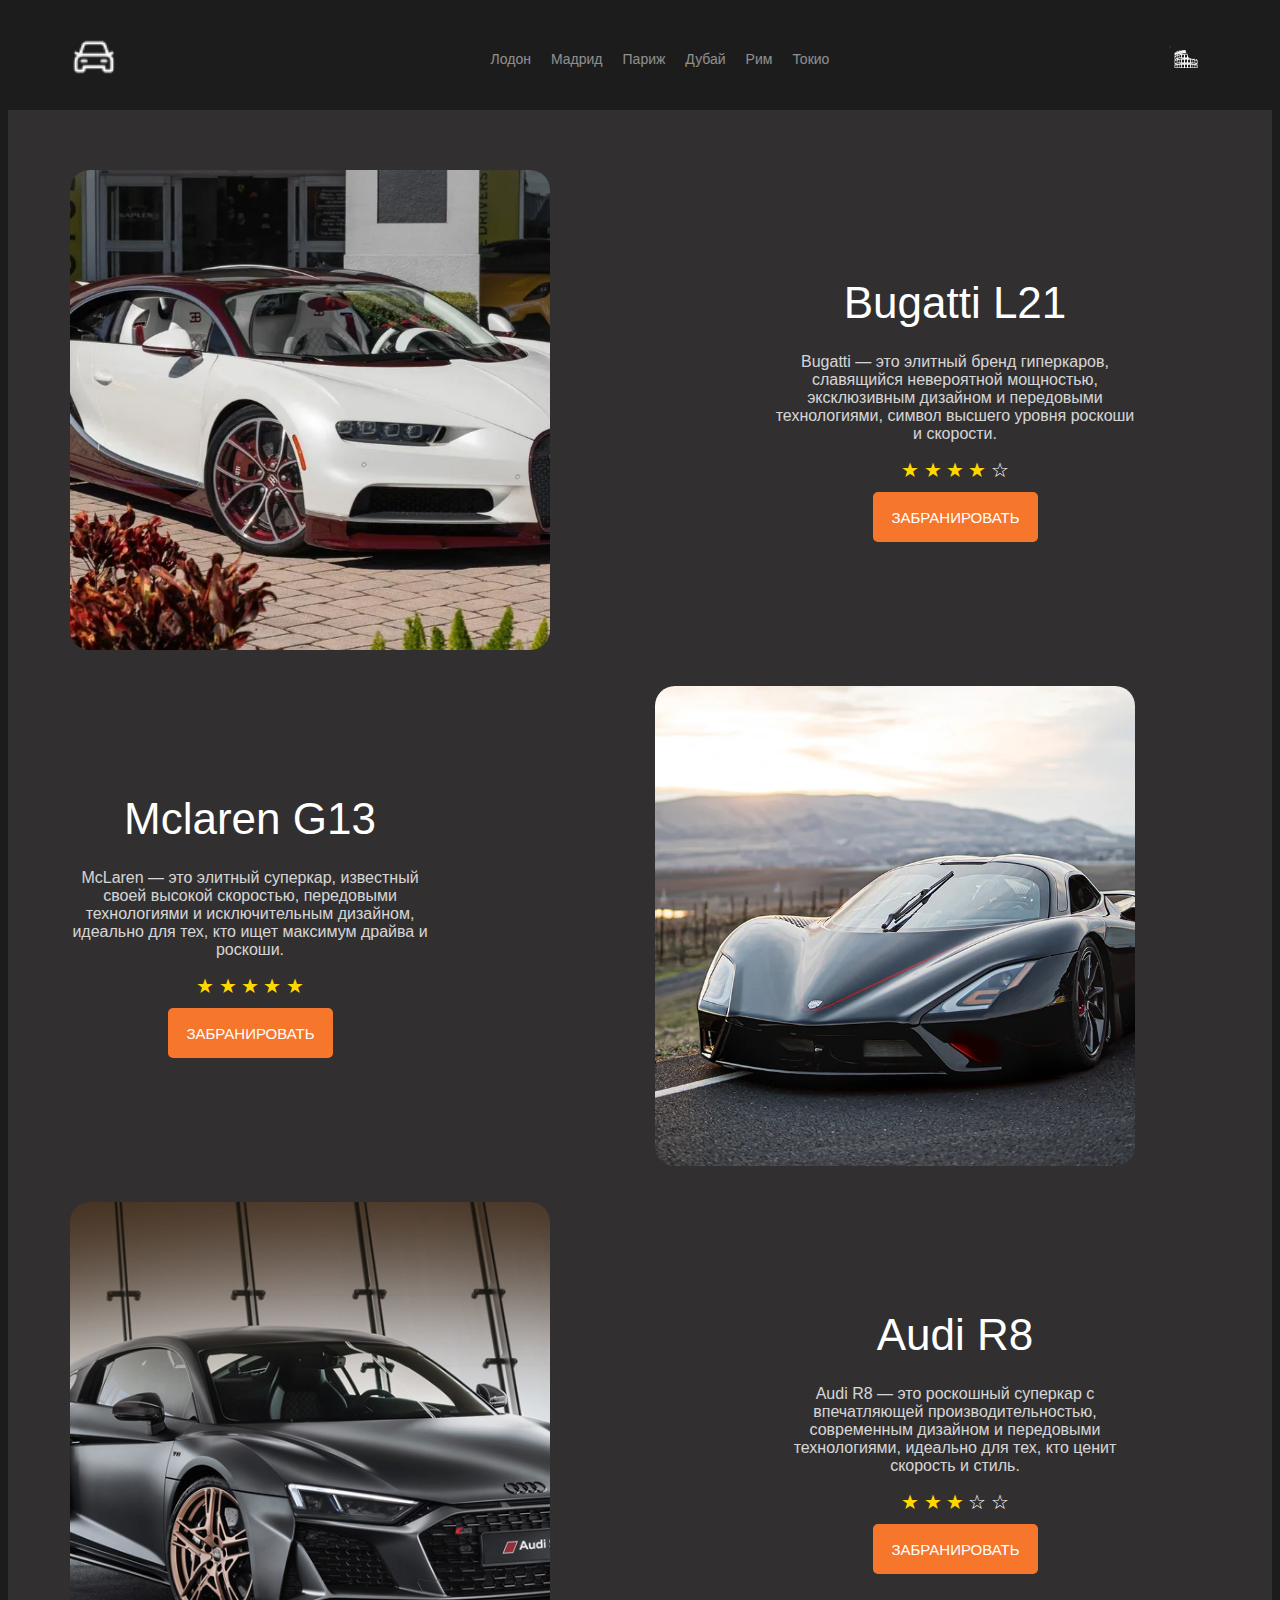
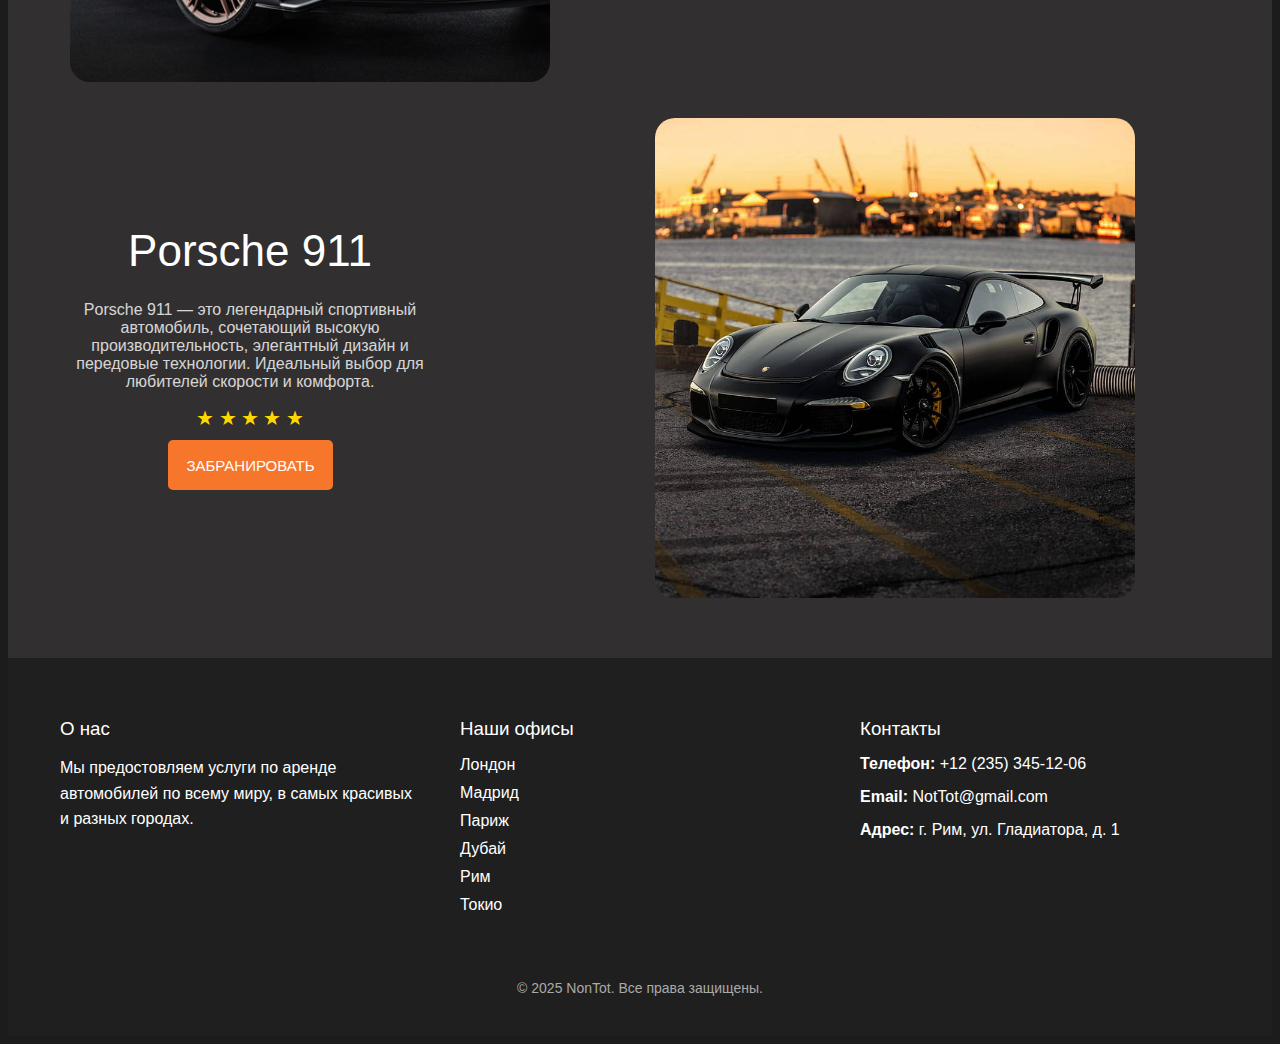
<file: AAAAAAAAAAA5.html>
<!DOCTYPE html>
<html lang="en">
<head>
    <meta charset="UTF-8">
    <meta name="viewport" content="width=device-width, initial-scale=1.0">
    <title>Рим</title>
    <link rel="stylesheet" href="./style.css"> <!-- Подключение css -->
</head>
<body>
    <header class="header">
        <div class="container">
            <a href="/index.html"><img src="/images/Машинка.png" alt="Изучение" class="header__logo" ></a> <!-- Вставление картинки на сайт -->

        <nav class="header__nav">
            <ul class="header__list"> <!-- Не нумерованный список -->
                <li><a class="active" href="/AAAAAAAAAAA1.html"> Лодон </a> </li> <!-- Элемент списка --> <!-- a - ссылка --> <!-- #! - заглушка -->
                <li><a class="active" href="/AAAAAAAAAAA2.html"> Мадрид </a> </li>
                <li><a class="active" href="/AAAAAAAAAAA3.html"> Париж </a> </li>
                <li><a class="active" href="/AAAAAAAAAAA4.html"> Дубай </a> </li>
                <li><a class="active" href="/AAAAAAAAAAA5.html"> Рим </a> </li>
                <li><a class="active" href="/AAAAAAAAAAA6.html"> Токио </a> </li>
            </ul>
        </nav>
        <img src="/images/КартинкаКолизей.png" alt="Изучение" class="header__ligo"> <!-- Кнопка которую будем задовать одинаково для всей страницы -->
        </div> 
    </header>
    <main class="main"> <!-- Просто модуль для обознаяения основной части сайта -->
        <!-- Элемент с показанием скидки -->

        <section class="order">

            <div class="container">
                <img src="/images/Картинка2.1.webp" alt="" class="order__img"> <!-- А здеся распологается картинка -->
                <div class="order__text"> <!-- Здеся мы упаковываем текст для его отдельной стилизации -->
                    <h3 class="order__title"> Bugatti L21 </h3>
                    <p class="order__desc"> Bugatti — это элитный бренд гиперкаров, славящийся невероятной мощностью, эксклюзивным дизайном и передовыми технологиями, символ высшего уровня роскоши и скорости. </p>
                    <div class="rating">
                      <span class="star_filled">★</span>
                      <span class="star_filled">★</span>
                      <span class="star_filled">★</span>
                      <span class="star_filled">★</span>
                      <span class="star">☆</span>
                    </div>
                    <a href="/Registracia.html" class="btn order__btn">Забранировать</a> <!-- Кнопка которую будем задовать одинаково для всей страницы -->
                </div>
            </div>
            <br>
            <br>
            <div class="container">
                <div class="order__text"> <!-- Здеся мы упаковываем текст для его отдельной стилизации -->
                    <h3 class="order__title"> Mclaren G13 </h3>
                    <p class="order__desc"> McLaren — это элитный суперкар, известный своей высокой скоростью, передовыми технологиями и исключительным дизайном, идеально для тех, кто ищет максимум драйва и роскоши. </p>
                    <div class="rating">
                      <span class="star_filled">★</span>
                      <span class="star_filled">★</span>
                      <span class="star_filled">★</span>
                      <span class="star_filled">★</span>
                      <span class="star_filled">★</span>
                    </div>
                    <a href="/Registracia.html" class="btn"> Забранировать </a> <!-- Кнопка которую будем задовать одинаково для всей страницы -->
                </div>
                <img src="/images/КартинкаАвто6.webp" alt="" class="order__img"> <!-- А здеся распологается картинка -->
            </div>
            <br>
            <br>
            <div class="container">
                <img src="/images/Картинка2.5.jpg" alt="" class="order__img"> <!-- А здеся распологается картинка -->
                <div class="order__text"> <!-- Здеся мы упаковываем текст для его отдельной стилизации -->
                    <h3 class="order__title"> Audi R8</h3>
                    <p class="order__desc"> Audi R8 — это роскошный суперкар с впечатляющей производительностью, современным дизайном и передовыми технологиями, идеально для тех, кто ценит скорость и стиль. </p>
                    <div class="rating">
                      <span class="star_filled">★</span>
                      <span class="star_filled">★</span>
                      <span class="star_filled">★</span>
                      <span class="star">☆</span>
                      <span class="star">☆</span>
                    </div>
                    <a href="/Registracia.html" class="btn"> Забранировать </a> <!-- Кнопка которую будем задовать одинаково для всей страницы -->
                </div>
            </div>
            <br>
            <br>
            <div class="container">
                <div class="order__text"> <!-- Здеся мы упаковываем текст для его отдельной стилизации -->
                    <h3 class="order__title"> Porsche 911 </h3>
                    <p class="order__desc"> Porsche 911 — это легендарный спортивный автомобиль, сочетающий высокую производительность, элегантный дизайн и передовые технологии. Идеальный выбор для любителей скорости и комфорта. </p>

                    <div class="rating">
                      <span class="star_filled">★</span>
                      <span class="star_filled">★</span>
                      <span class="star_filled">★</span>
                      <span class="star_filled">★</span>
                      <span class="star_filled">★</span>
                    </div>
                    <a href="/Registracia.html" class="btn"> Забранировать </a> <!-- Кнопка которую будем задовать одинаково для всей страницы -->
                </div>
                <img src="/images/КартинкаАвто7.jpg" alt="" class="order__img"> <!-- А здеся распологается картинка -->
            </div>
        </section>



        <footer class="footer">
          <div class="footer-container">
            <!-- О компании -->
            <div class="footer-section about">
              <h3>О нас</h3>
              <p>Мы предостовляем услуги по аренде автомобилей по всему миру, в самых красивых и разных городах.</p>
            </div>

            <!-- Навигация -->
            <div class="footer-section navigation">
              <h3>Наши офисы</h3>
              <ul>
                <li><a href="/AAAAAAAAAAA1.html">Лондон</a></li>
                <li><a href="/AAAAAAAAAAA2.html">Мадрид</a></li>
                <li><a href="/AAAAAAAAAAA3.html">Париж</a></li>
                <li><a href="/AAAAAAAAAAA4.html">Дубай</a></li>
                <li><a href="/AAAAAAAAAAA5.html">Рим</a></li>
                <li><a href="/AAAAAAAAAAA6.html">Токио</a></li>
              </ul>
            </div>

            <!-- Контактная информация -->
            <div class="footer-section contact-info">
              <h3>Контакты</h3>
              <p><strong>Телефон:</strong> +12 (235) 345-12-06</p>
              <p><strong>Email:</strong> NotTot@gmail.com</p>
              <p><strong>Адрес:</strong> г. Рим, ул. Гладиатора, д. 1</p>
            
              <!-- Можно добавить карту или дополнительные контакты -->
            </div>
          </div>
      
          <!-- Нижняя часть с копирайтом -->
          <div class="footer-bottom">
            &copy; 2025 NonTot. Все права защищены.
          </div>
        </footer>
    </main>
</body>
</html>
</file>
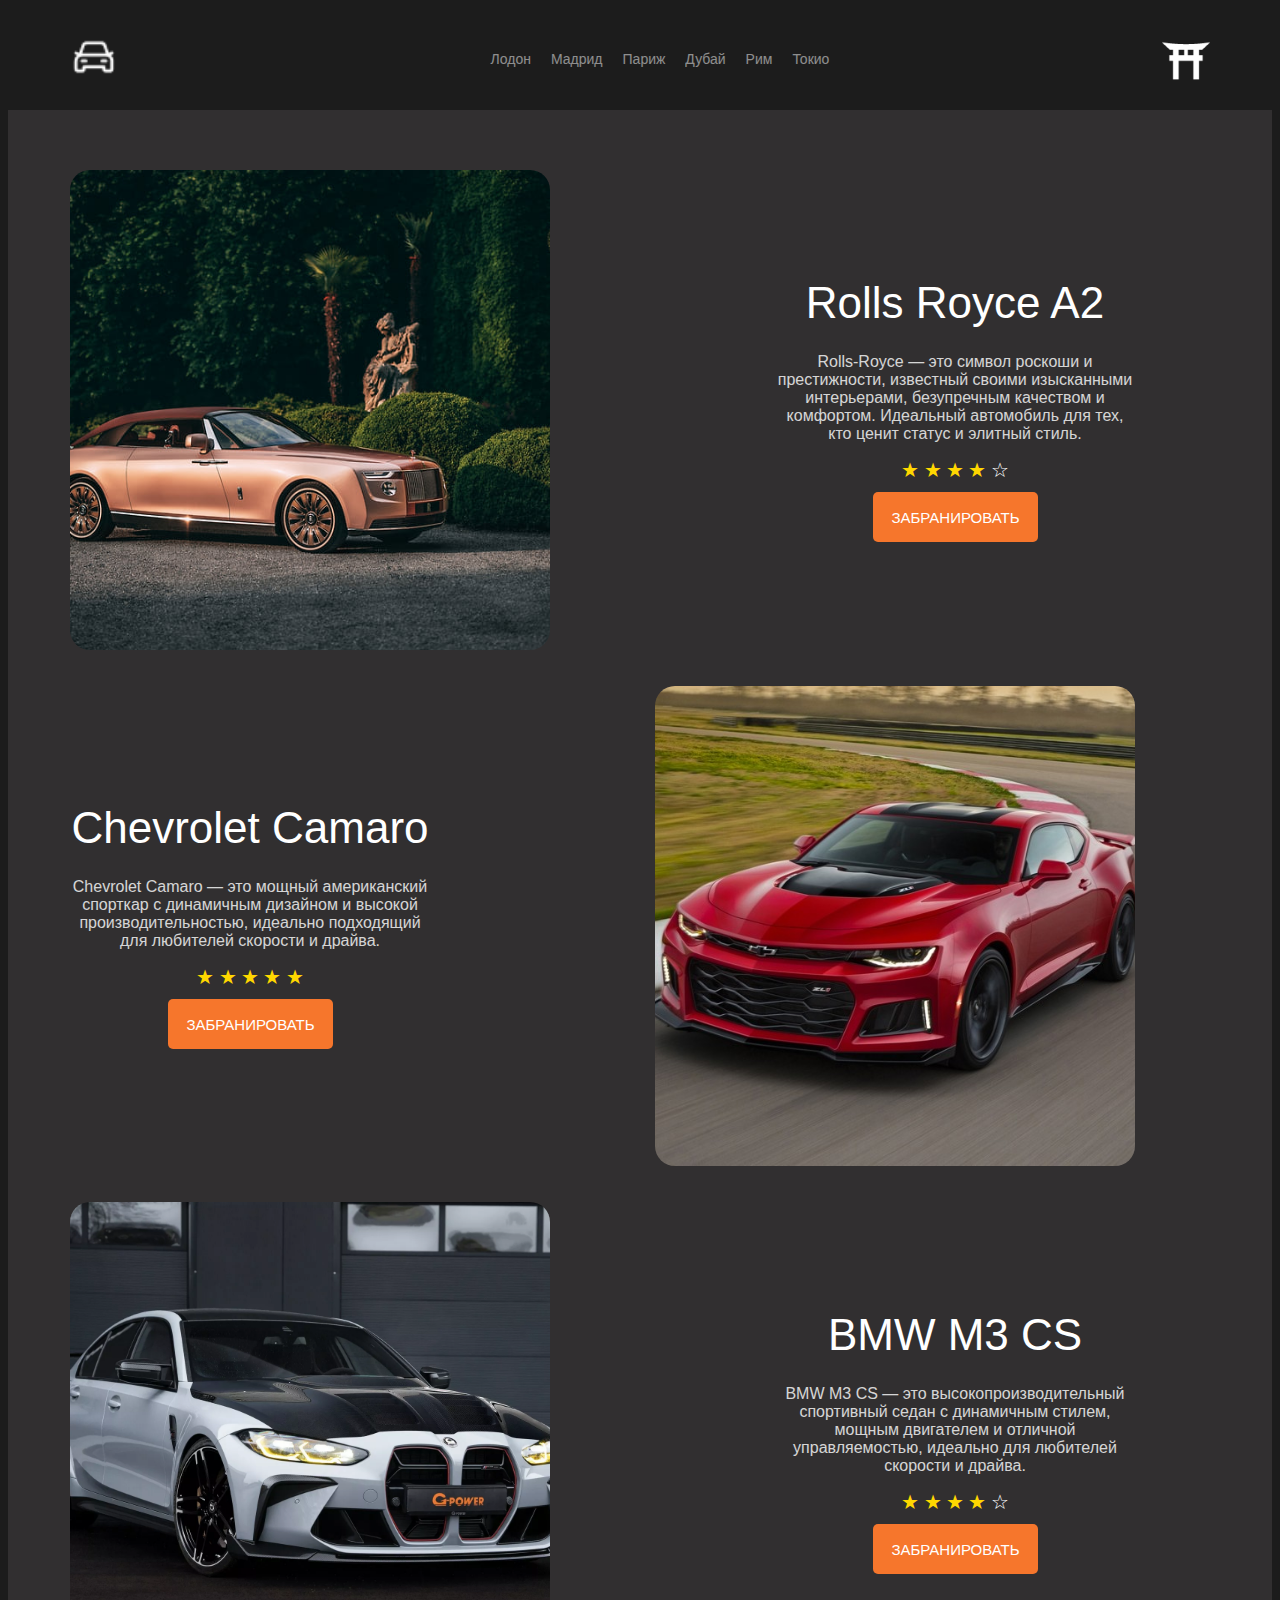
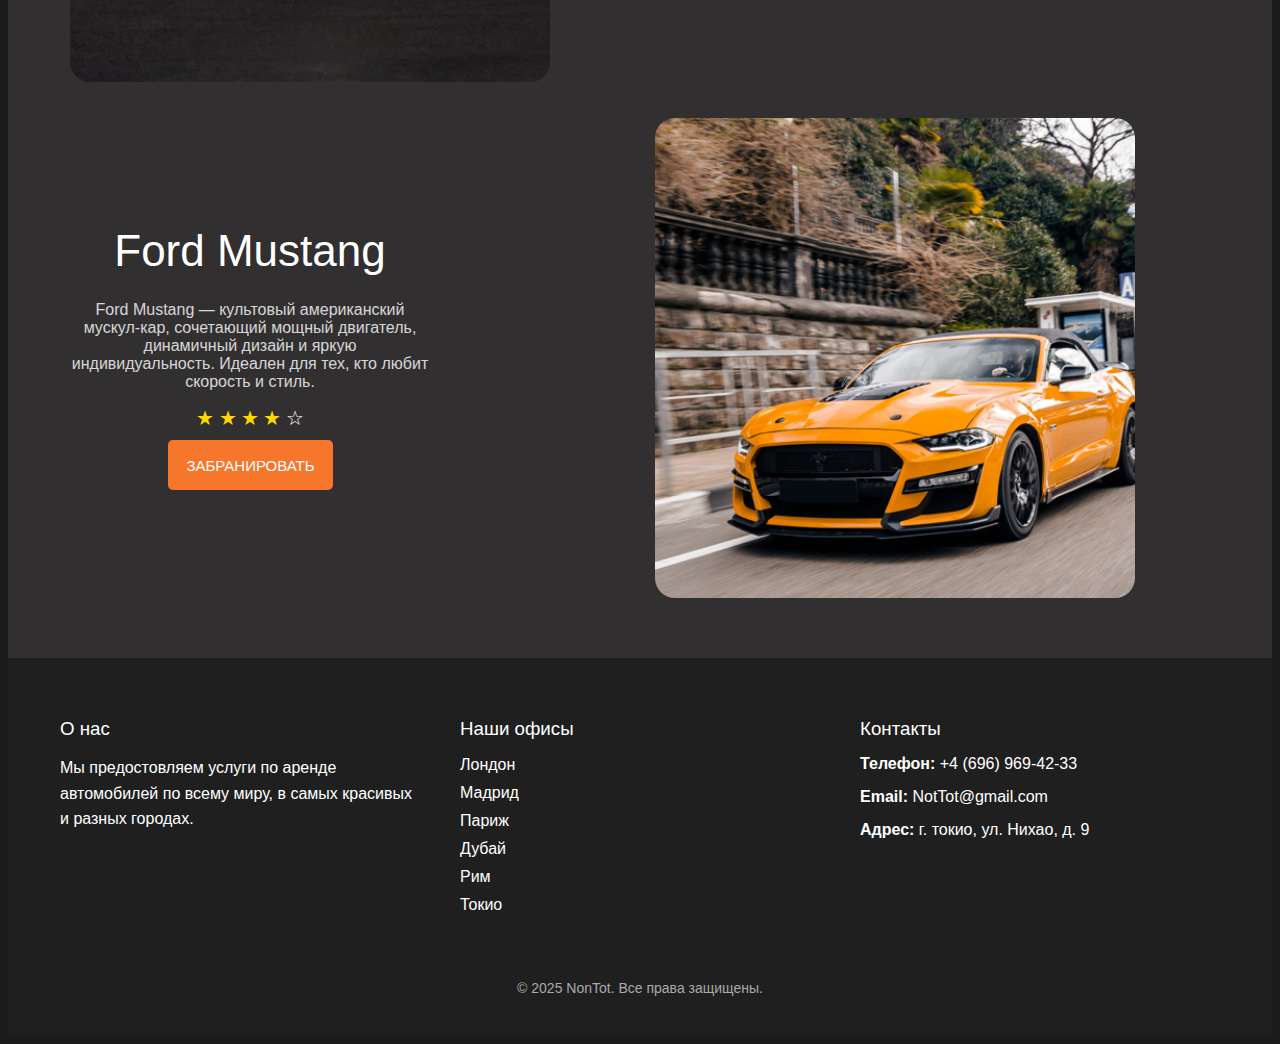
<file: AAAAAAAAAAA6.html>
<!DOCTYPE html>
<html lang="en">
<head>
    <meta charset="UTF-8">
    <meta name="viewport" content="width=device-width, initial-scale=1.0">
    <title>Токио</title>
    <link rel="stylesheet" href="./style.css"> <!-- Подключение css -->
</head>
<body>
    <header class="header">
        <div class="container">
            <a href="/index.html"><img src="/images/Машинка.png" alt="Изучение" class="header__logo" ></a> <!-- Вставление картинки на сайт -->

        <nav class="header__nav">
            <ul class="header__list"> <!-- Не нумерованный список -->
                <li><a class="active" href="/AAAAAAAAAAA1.html"> Лодон </a> </li> <!-- Элемент списка --> <!-- a - ссылка --> <!-- #! - заглушка -->
                <li><a class="active" href="/AAAAAAAAAAA2.html"> Мадрид </a> </li>
                <li><a class="active" href="/AAAAAAAAAAA3.html"> Париж </a> </li>
                <li><a class="active" href="/AAAAAAAAAAA4.html"> Дубай </a> </li>
                <li><a class="active" href="/AAAAAAAAAAA5.html"> Рим </a> </li>
                <li><a class="active" href="/AAAAAAAAAAA6.html"> Токио </a> </li>
            </ul>
        </nav>
        <img src="/images/КартинкаЯпония (1).png" alt="Изучение" class="header__ligo"> <!-- Кнопка которую будем задовать одинаково для всей страницы -->
        </div> 
    </header>
    <main class="main"> <!-- Просто модуль для обознаяения основной части сайта -->
        <!-- Элемент с показанием скидки -->

        <section class="order">

            <div class="container">
                <img src="/images/КартинкаАвто5.jpg" alt="" class="order__img"> <!-- А здеся распологается картинка -->
                <div class="order__text"> <!-- Здеся мы упаковываем текст для его отдельной стилизации -->
                    <h3 class="order__title"> Rolls Royce A2 </h3>
                    <p class="order__desc"> Rolls-Royce — это символ роскоши и престижности, известный своими изысканными интерьерами, безупречным качеством и комфортом. Идеальный автомобиль для тех, кто ценит статус и элитный стиль. </p>
                    <div class="rating">
                      <span class="star_filled">★</span>
                      <span class="star_filled">★</span>
                      <span class="star_filled">★</span>
                      <span class="star_filled">★</span>
                      <span class="star">☆</span>
                    </div>
                    <a href="/Registracia.html" class="btn order__btn">Забранировать</a> <!-- Кнопка которую будем задовать одинаково для всей страницы -->
                </div>
            </div>
            <br>
            <br>
            <div class="container">
                <div class="order__text"> <!-- Здеся мы упаковываем текст для его отдельной стилизации -->
                    <h3 class="order__title"> Chevrolet Camaro </h3>
                    <p class="order__desc"> Chevrolet Camaro — это мощный американский спорткар с динамичным дизайном и высокой производительностью, идеально подходящий для любителей скорости и драйва. </p>
                    <div class="rating">
                      <span class="star_filled">★</span>
                      <span class="star_filled">★</span>
                      <span class="star_filled">★</span>
                      <span class="star_filled">★</span>
                      <span class="star_filled">★</span>
                    </div>
                    <a href="/Registracia.html" class="btn"> Забранировать </a> <!-- Кнопка которую будем задовать одинаково для всей страницы -->
                </div>
                <img src="/images/Картинка2.7.jpg" alt="" class="order__img"> <!-- А здеся распологается картинка -->
            </div>
            <br>
            <br>
            <div class="container">
                <img src="/images/Картинка2.00.jpg" alt="" class="order__img"> <!-- А здеся распологается картинка -->
                <div class="order__text"> <!-- Здеся мы упаковываем текст для его отдельной стилизации -->
                    <h3 class="order__title"> BMW M3 CS</h3>
                    <p class="order__desc"> BMW M3 CS — это высокопроизводительный спортивный седан с динамичным стилем, мощным двигателем и отличной управляемостью, идеально для любителей скорости и драйва. </p>
                    <div class="rating">
                      <span class="star_filled">★</span>
                      <span class="star_filled">★</span>
                      <span class="star_filled">★</span>
                      <span class="star_filled">★</span>
                      <span class="star">☆</span>
                    </div>
                    <a href="/Registracia.html" class="btn"> Забранировать </a> <!-- Кнопка которую будем задовать одинаково для всей страницы -->
                </div>
            </div>
            <br>
            <br>
            <div class="container">
                <div class="order__text"> <!-- Здеся мы упаковываем текст для его отдельной стилизации -->
                    <h3 class="order__title"> Ford Mustang </h3>
                    <p class="order__desc"> Ford Mustang — культовый американский мускул-кар, сочетающий мощный двигатель, динамичный дизайн и яркую индивидуальность. Идеален для тех, кто любит скорость и стиль. </p>

                    <div class="rating">
                      <span class="star_filled">★</span>
                      <span class="star_filled">★</span>
                      <span class="star_filled">★</span>
                      <span class="star_filled">★</span>
                      <span class="star">☆</span>
                    </div>
                    <a href="/Registracia.html" class="btn"> Забранировать </a> <!-- Кнопка которую будем задовать одинаково для всей страницы -->
                </div>
                <img src="/images/Картинка2.6.png" alt="" class="order__img"> <!-- А здеся распологается картинка -->
            </div>
        </section>



        <footer class="footer">
          <div class="footer-container">
            <!-- О компании -->
            <div class="footer-section about">
              <h3>О нас</h3>
              <p>Мы предостовляем услуги по аренде автомобилей по всему миру, в самых красивых и разных городах.</p>
            </div>

            <!-- Навигация -->
            <div class="footer-section navigation">
              <h3>Наши офисы</h3>
              <ul>
                <li><a href="/AAAAAAAAAAA1.html">Лондон</a></li>
                <li><a href="/AAAAAAAAAAA2.html">Мадрид</a></li>
                <li><a href="/AAAAAAAAAAA3.html">Париж</a></li>
                <li><a href="/AAAAAAAAAAA4.html">Дубай</a></li>
                <li><a href="/AAAAAAAAAAA5.html">Рим</a></li>
                <li><a href="/AAAAAAAAAAA6.html">Токио</a></li>
              </ul>
            </div>

            <!-- Контактная информация -->
            <div class="footer-section contact-info">
              <h3>Контакты</h3>
              <p><strong>Телефон:</strong> +4 (696) 969-42-33</p>
              <p><strong>Email:</strong> NotTot@gmail.com</p>
              <p><strong>Адрес:</strong> г. токио, ул. Нихао, д. 9</p>
            
              <!-- Можно добавить карту или дополнительные контакты -->
            </div>
          </div>
      
          <!-- Нижняя часть с копирайтом -->
          <div class="footer-bottom">
            &copy; 2025 NonTot. Все права защищены.
          </div>
        </footer>
    </main>
</body>
</html>
</file>
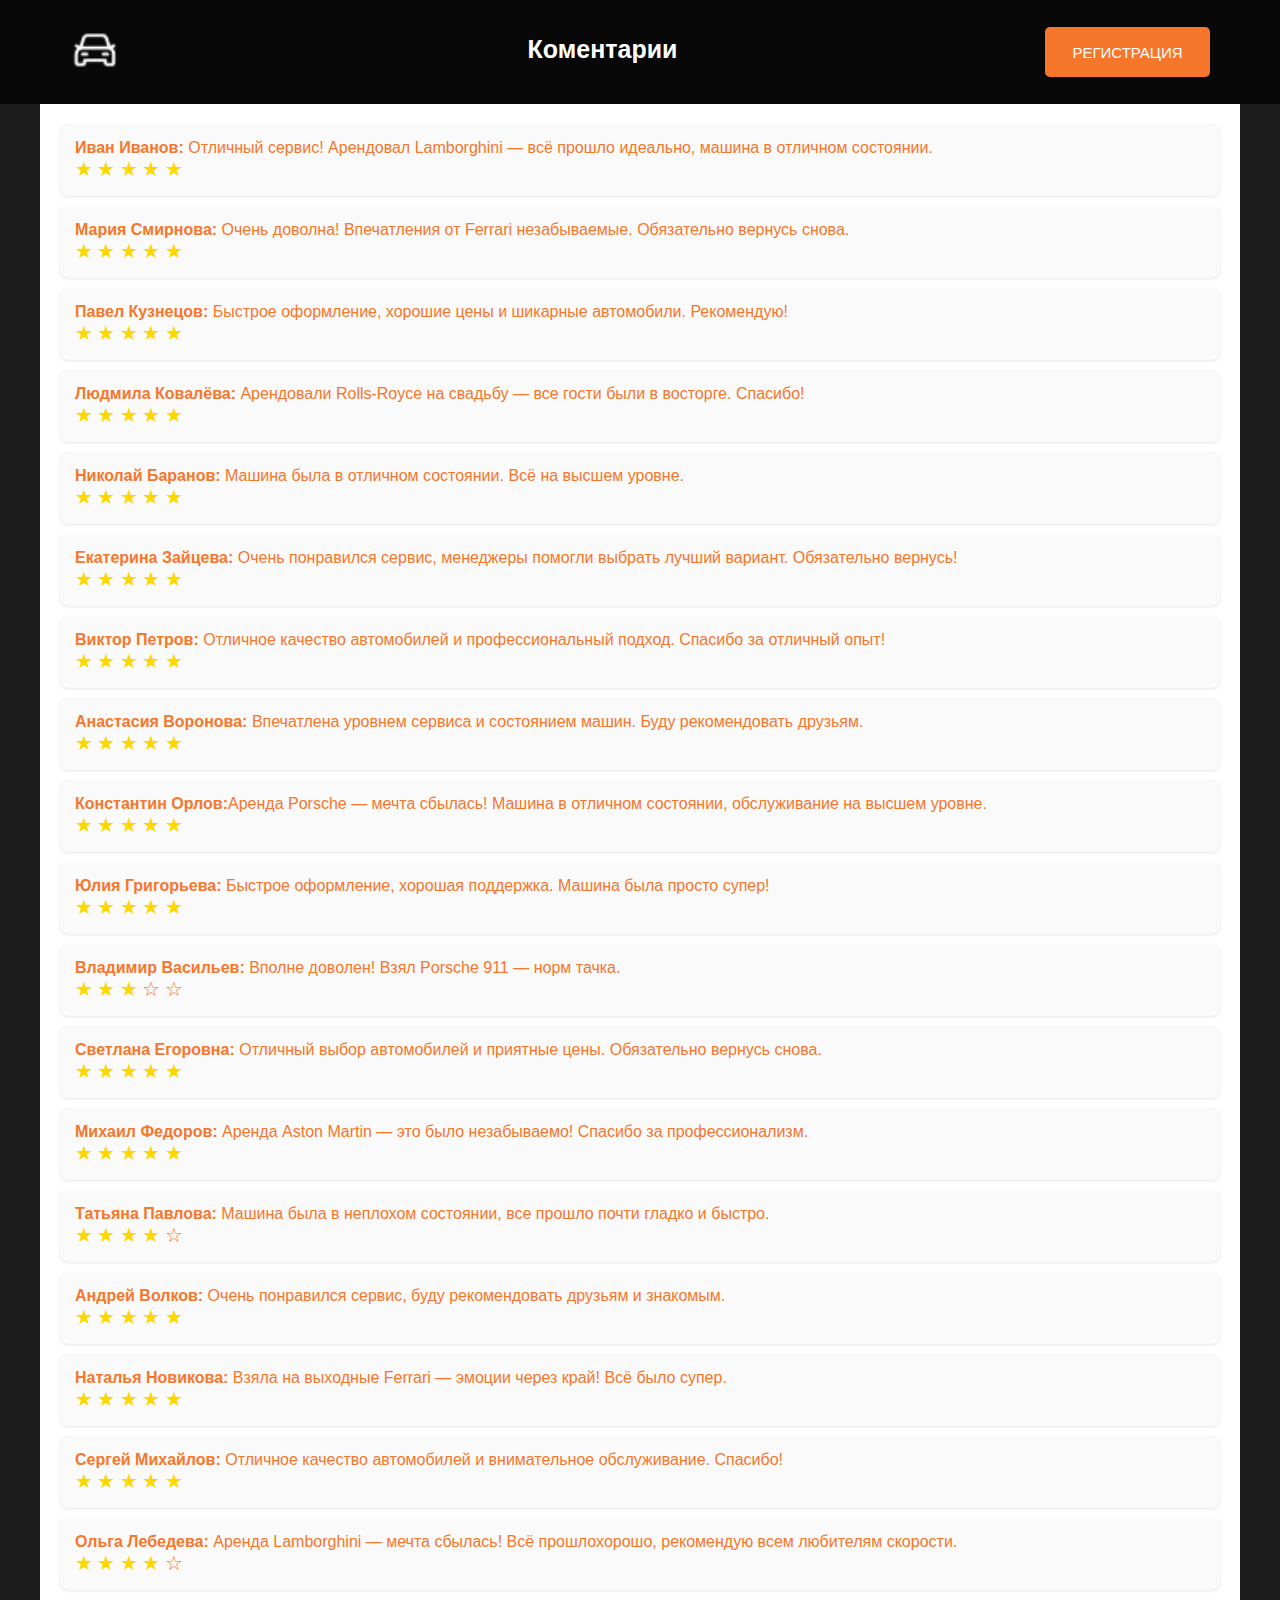
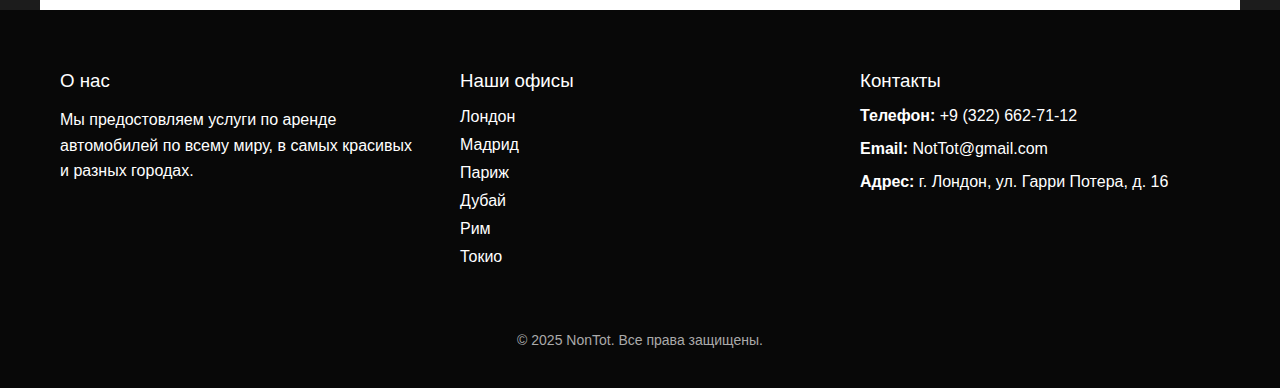
<file: Coments.html>
<!DOCTYPE html>
<html lang="en">
<head>
    <meta charset="UTF-8">
    <meta name="viewport" content="width=device-width, initial-scale=1.0">
    <title>Коментарии</title>
    <link rel="stylesheet" href="./style2.css">
</head>
<body>
    <header class="header">
    <div class="container">
        <a href="/index.html"><img src="/images/Машинка.png" alt="Главная" class="header__logo"></a>

        <nav class="header__nav">
            <ul class="header__list">
                <li><a class="active"> Коментарии </a></li>
            </ul>
        </nav>

        <!-- Обертка для флага и кнопки -->
        <div class="header__right">
            <a href="/Registracia.html" class="btn"> Регистрация </a>
        </div>
    </div> 
</header>
</div>

<div class="comments-section">
  
  <div class="comments-container">
    <div class="comment">
      <p><strong>Иван Иванов:</strong> Отличный сервис! Арендовал Lamborghini — всё прошло идеально, машина в отличном состоянии.</p>
        <div class="rating">
            <span class="star_filled">★</span>
            <span class="star_filled">★</span>
            <span class="star_filled">★</span>
            <span class="star_filled">★</span>
            <span class="star_filled">★</span>
        </div>
    </div>
    <div class="comment">
      <p><strong>Мария Смирнова:</strong> Очень доволна! Впечатления от Ferrari незабываемые. Обязательно вернусь снова.</p>
      <div class="rating">
            <span class="star_filled">★</span>
            <span class="star_filled">★</span>
            <span class="star_filled">★</span>
            <span class="star_filled">★</span>
            <span class="star_filled">★</span>
        </div>
    </div>
    <div class="comment">
      <p><strong>Павел Кузнецов:</strong> Быстрое оформление, хорошие цены и шикарные автомобили. Рекомендую!</p>
      <div class="rating">
            <span class="star_filled">★</span>
            <span class="star_filled">★</span>
            <span class="star_filled">★</span>
            <span class="star_filled">★</span>
            <span class="star_filled">★</span>
        </div>
    </div>
    <div class="comment">
      <p><strong>Людмила Ковалёва:</strong> Арендовали Rolls-Royce на свадьбу — все гости были в восторге. Спасибо!</p>
      <div class="rating">
            <span class="star_filled">★</span>
            <span class="star_filled">★</span>
            <span class="star_filled">★</span>
            <span class="star_filled">★</span>
            <span class="star_filled">★</span>
        </div>
    </div>
    <div class="comment">
      <p><strong>Николай Баранов:</strong> Машина была в отличном состоянии. Всё на высшем уровне.</p>
      <div class="rating">
            <span class="star_filled">★</span>
            <span class="star_filled">★</span>
            <span class="star_filled">★</span>
            <span class="star_filled">★</span>
            <span class="star_filled">★</span>
        </div>
    </div>
    <div class="comment">
      <p><strong>Екатерина Зайцева:</strong> Очень понравился сервис, менеджеры помогли выбрать лучший вариант. Обязательно вернусь!</p>
      <div class="rating">
            <span class="star_filled">★</span>
            <span class="star_filled">★</span>
            <span class="star_filled">★</span>
            <span class="star_filled">★</span>
            <span class="star_filled">★</span>
        </div>
    </div>
    <div class="comment">
      <p><strong>Виктор Петров:</strong> Отличное качество автомобилей и профессиональный подход. Спасибо за отличный опыт!</p>
      <div class="rating">
            <span class="star_filled">★</span>
            <span class="star_filled">★</span>
            <span class="star_filled">★</span>
            <span class="star_filled">★</span>
            <span class="star_filled">★</span>
        </div>
    </div>
    <div class="comment">
      <p><strong>Анастасия Воронова:</strong>  Впечатлена уровнем сервиса и состоянием машин. Буду рекомендовать друзьям.</p>
      <div class="rating">
            <span class="star_filled">★</span>
            <span class="star_filled">★</span>
            <span class="star_filled">★</span>
            <span class="star_filled">★</span>
            <span class="star_filled">★</span>
        </div>
    </div>
    <div class="comment">
      <p><strong>Константин Орлов:</strong>Аренда Porsche — мечта сбылась! Машина в отличном состоянии, обслуживание на высшем уровне.</p>
      <div class="rating">
            <span class="star_filled">★</span>
            <span class="star_filled">★</span>
            <span class="star_filled">★</span>
            <span class="star_filled">★</span>
            <span class="star_filled">★</span>
        </div>
    </div>
    <div class="comment">
      <p><strong>Юлия Григорьева:</strong> Быстрое оформление, хорошая поддержка. Машина была просто супер!</p>
      <div class="rating">
            <span class="star_filled">★</span>
            <span class="star_filled">★</span>
            <span class="star_filled">★</span>
            <span class="star_filled">★</span>
            <span class="star_filled">★</span>
        </div>
    </div>
    <div class="comment">
      <p><strong>Владимир Васильев:</strong> Вполне доволен! Взял Porsche 911 — норм тачка.</p>
      <div class="rating">
            <span class="star_filled">★</span>
            <span class="star_filled">★</span>
            <span class="star_filled">★</span>
            <span class="star">☆</span>
            <span class="star">☆</span>
        </div>
    </div>
    <div class="comment">
      <p><strong>Светлана Егоровна:</strong> Отличный выбор автомобилей и приятные цены. Обязательно вернусь снова.</p>
      <div class="rating">
            <span class="star_filled">★</span>
            <span class="star_filled">★</span>
            <span class="star_filled">★</span>
            <span class="star_filled">★</span>
            <span class="star_filled">★</span>
        </div>
    </div>
    <div class="comment">
      <p><strong>Михаил Федоров:</strong> Аренда Aston Martin — это было незабываемо! Спасибо за профессионализм.</p>
      <div class="rating">
            <span class="star_filled">★</span>
            <span class="star_filled">★</span>
            <span class="star_filled">★</span>
            <span class="star_filled">★</span>
            <span class="star_filled">★</span>
        </div>
    </div>
    <div class="comment">
      <p><strong>Татьяна Павлова:</strong> Машина была в неплохом состоянии, все прошло почти гладко и быстро.</p>
      <div class="rating">
            <span class="star_filled">★</span>
            <span class="star_filled">★</span>
            <span class="star_filled">★</span>
            <span class="star_filled">★</span>
            <span class="star">☆</span>
        </div>
    </div>
    <div class="comment">
      <p><strong>Андрей Волков:</strong> Очень понравился сервис, буду рекомендовать друзьям и знакомым.</p>
      <div class="rating">
            <span class="star_filled">★</span>
            <span class="star_filled">★</span>
            <span class="star_filled">★</span>
            <span class="star_filled">★</span>
            <span class="star_filled">★</span>
        </div>
    </div>
    <div class="comment">
      <p><strong>Наталья Новикова:</strong> Взяла на выходные Ferrari — эмоции через край! Всё было супер.</p>
      <div class="rating">
            <span class="star_filled">★</span>
            <span class="star_filled">★</span>
            <span class="star_filled">★</span>
            <span class="star_filled">★</span>
            <span class="star_filled">★</span>
        </div>
    </div>
    <div class="comment">
      <p><strong>Сергей Михайлов:</strong> Отличное качество автомобилей и внимательное обслуживание. Спасибо!</p>
      <div class="rating">
            <span class="star_filled">★</span>
            <span class="star_filled">★</span>
            <span class="star_filled">★</span>
            <span class="star_filled">★</span>
            <span class="star_filled">★</span>
        </div>
    </div>
    <div class="comment">
      <p><strong>Ольга Лебедева:</strong> Аренда Lamborghini — мечта сбылась! Всё прошлохорошо, рекомендую всем любителям скорости.</p>
      <div class="rating">
            <span class="star_filled">★</span>
            <span class="star_filled">★</span>
            <span class="star_filled">★</span>
            <span class="star_filled">★</span>
            <span class="star">☆</span>
        </div>
    </div>
    <!-- Можно добавлять больше комментариев вручную -->
    
<!-- Можно вставлять сюда новые комментарии в HTML -->
    
</div>

</div>

<footer class="footer">
    <div class="footer-container">
        <!-- О компании -->
        <div class="footer-section about">
          <h3>О нас</h3>
          <p>Мы предостовляем услуги по аренде автомобилей по всему миру, в самых красивых и разных городах.</p>
        </div>
        <!-- Навигация -->
        <div class="footer-section navigation">
          <h3>Наши офисы</h3>
          <ul>
            <li><a href="#!">Лондон</a></li>
            <li><a href="#!">Мадрид</a></li>
            <li><a href="#!">Париж</a></li>
            <li><a href="#!">Дубай</a></li>
            <li><a href="#!">Рим</a></li>
            <li><a href="#!">Токио</a></li>
          </ul>
        </div>
        <!-- Контактная информация -->
        <div class="footer-section contact-info">
          <h3>Контакты</h3>
          <p><strong>Телефон:</strong> +9 (322) 662-71-12</p>
          <p><strong>Email:</strong> NotTot@gmail.com</p>
          <p><strong>Адрес:</strong> г. Лондон, ул. Гарри Потера, д. 16</p>
        
          <!-- Можно добавить карту или дополнительные контакты -->
        </div>
    </div>
    
      <!-- Нижняя часть с копирайтом -->
    <div class="footer-bottom">
        &copy; 2025 NonTot. Все права защищены.
    </div>
</footer>
</body>
</html>
</file>
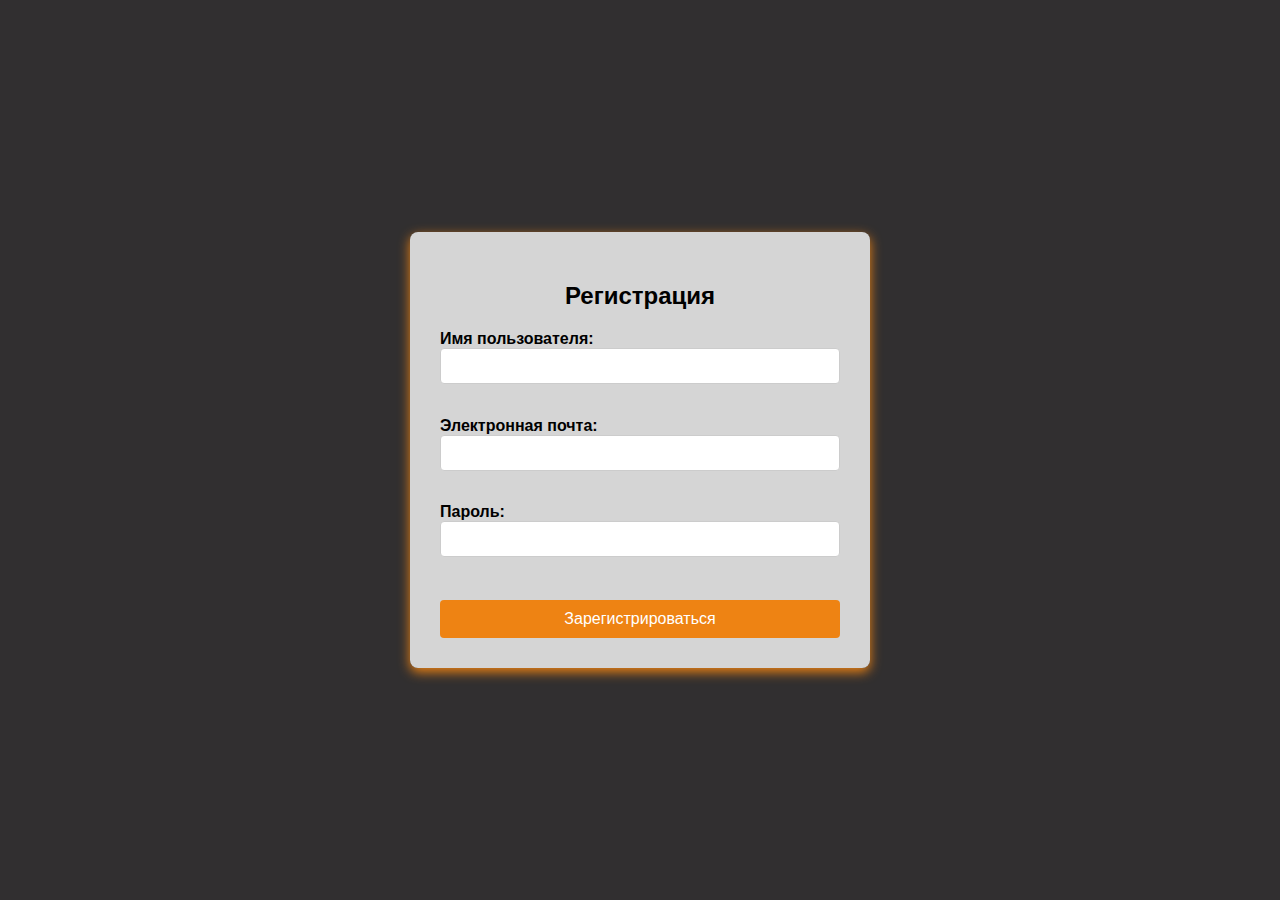
<file: Registracia.html>
<!DOCTYPE html>
<html lang="en">
<head>
    <meta charset="UTF-8">
    <meta name="viewport" content="width=device-width, initial-scale=1.0">
    <title>Коментарии</title>
    <link rel="stylesheet" href="./style3.css">
</head>
<body>
<div class="container">
<h2>Регистрация</h2>
<form id="registrationForm" novalidate>
  
  <div class="form-group">
    <label for="username">Имя пользователя:</label>
    <input type="text" id="username" name="username" required />
    <div class="error" id="error-username"></div>
  </div>

  <div class="form-group">
    <label for="email">Электронная почта:</label>
    <input type="email" id="email" name="email" required />
    <div class="error" id="error-email"></div>
  </div>

  <div class="form-group">
    <label for="password">Пароль:</label>
    <input type="password" id="password" name="password" required minlength="6" />
    <div class="error" id="error-password"></div>
  </div>

  <button type="submit" href="index.html">Зарегистрироваться</button>
</form>
</div>

<script src="/script1.js"></script>

</body>
</html>
</file>
<file: style1.css>
/*Общие стили*/
body {  /*Так указываются общие стили. Поэтому перед внесением их в CSS файл не ставится точка*/
    font-family: 'Roboto', sans-serif; /* Подключение шрифта. sans-serif - если шрифта нет, использует любой доступный шрифт */
    background-color: #1c1c1c; /*изменение цвета заднего фона*/
    color: #fff; /*изменение цвета текста на странице*/
    /*margin: 0; /*Отступы которые мы задали элементу body со всех сторон*/
}

a {  /*Так указываются общие стили. Поэтому перед внесением их в CSS файл не ставится точка*/
    color: #fff; /*изменение цвета текста ссылок*/
    text-decoration: none; /*Отмена нижнего подчёркивания у ссылок*/
    /*background-color: aqua; /*изменение цвета заднего фона ссылок*/
}

p {
    margin: 0; /*Убираем отступы для всех обзацев*/
}

p + p { /*В случае если после обзаца будет ещё обзац то будут выставлятся отступы*/
    margin-bottom: 15px;
}

ul {  /*Так указываются общие стили. Поэтому перед внесением их в CSS файл не ставится точка*/
    list-style: none; /*Отмена маркеров в списке. В данном случае точек*/
    /*padding: 0; /*Отступы от краёв экрана справа и слева*/
    /*margin: 0; /*Отступы от краёв экрана снизу и сверху*/
}

h1, h2, h3, h4, h5, h6 { /*настраеваем толщину шрифнта для всех тегов h*/
    font-weight: 500; /*Задаёт толщину шрифта*/
    margin: 0; /*Задаёт отступы*/
}

img {
    max-width: 100%; /*Задали параметр по всем картинкам для того что бы картинки не выпадали из блоков. То есть картинки не будут выходить за пределы текста находящегося под ней.*/
}

.container { /*Основной контеинер*/
    box-sizing: border-box; /*Я не знаю что я тут указал. Но оно всё работает*/

    max-width: 1170px; /*Максимальная величина которую может занимать контеинер*/
    margin-left: auto; /*Внешний отсуп. Делает отступы слева*/
    margin-right: auto; /*Внешний отсуп. Делает отступы справа*/
    /*Такое написание позволяет разместить контеинер ровно по центру так как мы расположили одинаковое количесво отступов с обеих сторон*/
    padding: 0px 15px; /*Позволяет задать отсупы при уменьшении экрана. Первая цифра это отсупы сверху и снизу. Вторая это отсупы справо и слево.*/
}

.btn {
    /*Рекомендуется выносить важные элементы блока на самый верх*/
    display: flex; /*Даёт возможность изменять положение текста внутри блока.*/
    align-items: center; /*Указывает положение элемениа текста внутри блока по вертикали*/
    justify-content: center; /*Указывает положение элемениа текста внутри блока по горизонтали*/

    width: 165px; /*Задаёт ширину*/
    height: 50px; /*Задаёт высоту*/
    font-style: normal; /*Может изменить написание текста. italic - графическим*/
    font-weight: 500; /*Задаёт толщину шрифта*/
    font-size: 15px; /*Задаёт размер шрифта*/
    text-transform: uppercase; /*Делает все буквы заглавными*/

    background: #f6762c; /*Изменяет цвет*/
    border-radius: 5px; /*Позволяет закруглить края блока*/

    transition: opacity 0.5s; /*Позволяет делать плавный переход в .btn:hover для opacity. В данном случае кнопка будет медленно затемняться. Необходимо прописать его в основном блоке по причине того что если прописать его в блоке :hover то плавный переход будет только при наведении. А если записать его тут, то плавный переход будет и при уберания мышки с кнопки. */
}

.btn:hover { /*Эта часть кода будет срабатываит после наведения на неё мышки. Это делается при помощи hover*/
    opacity: 0.8;
}




.header {
    padding: 25px 0; /*Отступы. Первая цифра это отсупы справа и слева. Вторая это отступы снизу и сверху*/
    background-color: #080808;
    position: static; /*Позиционирование. Relative определяет позиционирование элемента относительно его стандартного местоположения на странице. Absolute используется только для дочерних классов. Fixed задаёт элемент на фиксированном месте на странице, независимо от прокрутки страницы. static Статическое позиционирование производится по умолчанию, в том случае, если свойство position не указано.*/
    z-index: 10; /*флекс-элементов по оси z. То есть вперёд/назад.*/
}

.header .container { /*Мы задали необходимые стили для элементов внутнри контеинера. ВАЖНО! Необходимо сделать пробел после .header*/
    display: flex; /*Распологает элементы справа от картинки. По умолчанию они идут снизу*/
    justify-content: space-between; /*Выравнивает элементы блока по вертикальной или горизонтальной оси. center - по центру. flex-end - в правом боку. space-between - все элементы отдалятся одинаково друг от друга*/
    align-items: center; /*распологает элементы по центру от вертикали относительно друг друга*/
}

.header__logo {
    width: 50px; /*Задаёт ширину*/
    height: 50px; /*Задаёт высоту*/
}


.header__list {
    display: flex; /*Делаем все элементы списка в строку*/
    gap: 30px; /*Задаём расстрояние между элементами*/
    /*display: inline-block; /*Необходимо задать этот элемент что бы была возможность задавать высоту и ширену. По умолчанию нельзя задать эти параметры к тексту.*/
    /*width: 73px;
    height: 16px;*/
    font-size: 14px; /*Задаёт размер шрифта*/
}

.header__nav a {
    font-weight: 400; /*Задаёт толщину шрифта*/
    line-height: 10px; /*Задаёт высоту строки в пикселях*/
    opacity: 0.5; /*Задаёт прозрачность текста*/
    transition: opacity 0.8s;
}

.header__nav a:hover {
    opacity: 1;
}

.header__nav a.active { /*Таким образом мы выбираем тег a с классом active*/
    font-weight: 600; /*Задаёт толщину шрифта*/
    line-height: 10px; /*Задаёт высоту строки в пикселях*/
    opacity: 1; /*Задаёт прозрачность текста*/
    font-size: 25px;
}


.header__ligo {
    width: 40px;
    height: 40px;
}


.header__right {
    display: flex;
    align-items: center;
    gap: 25px; /* Меньшее расстояние */
}


/*Секция с карточками*/

.food-list {
    padding: 100px 0; /*Отступы. Первая цифра это отсупы справа и слева. Вторая это отступы снизу и сверху*/
}

.food-list .container { /*Обращаемся к container внутри food-list для выстовления элементов в строку*/
    display: flex; /*Делаем все элементы списка в строку*/
    justify-content: space-between; /*Выравнивает элементы блока по вертикальной или горизонтальной оси. center - по центру. flex-end - в правом боку. space-between - все элементы отдалятся одинаково друг от друга*/
    flex-wrap: wrap; /*При уменьшение экрана картинки не будут залезать друг на друга и будут становиться друг под другом*/
    gap: 40px 10px; /*Задаёт расстояния при котором карточки будут уходить под друг друга что бы они не уходили впритык друг к другу. Первое число это отступы между строчек*/
}    

.food-list__card {
    height: 420px;
    width: 340px; /*Задаёт ширину*/
    background: #312F30; /*Изменяет цвет*/
    border-radius: 10px; /*Позволяет закруглить края блока*/
    overflow: hidden; /*Обрезает всё что выходит за пределы карточки*/
    text-align: center; /*Центрирует текст внутри карточки. В данном случае.*/
}

.food-list__img {
    width: 100%; /*Позволяет задать размер картинки на 100% её ширины*/
    height: 175px; 
    object-fit: cover; /*Растягиваем картинку. cover = Растягиваем картинку на всю ширину что бы она выглядила пропорционально. Обрезает лишние части которые не помещаются.*/
}

.food-list__text-wrapper {
    padding: 30px 20px; /*Задаёт отступы. Первое число сверху снизу. Второе справо слево.*/
}

.food-list__title {
    font-size: 20px; /*Задаёт размер шрифта*/
    margin-bottom: 15px; /*устанавливает внешний отступ внизу элемента.*/
}

.food-list__desk {
    opacity: 0.8;
    font-size: 16px; /*Задаёт размер шрифта*/
}


.card {
  transition: transform 0.3s ease; /* плавное изменение размера */
}

/* При наведении — увеличиваем карточку */
.card:hover {
  transform: scale(1.05); /* немного увеличиваем */
}








/* Destinayion */
#destination-section {
    padding-bottom: 162px;
}


.destination-section_title {
    width: 590px;
    margin: 0 auto 40px;
}


.destination-wrap {
    display: grid;
    grid-template-columns: repeat(3, 1fr);
    gap: 24px;
}


.destination {
    border: 1px solid #171717;
    background-color: #171717;
}


.destination-info {
    padding: 24px;
    text-align: center;
}



.destination_title {
    font-size: 24px;
    line-height: 50px;
    align-items: center;
}



.destination_text {
    margin: 10px 0 25px;
    color: rgb(255 255 255 / 80%);
}



.destination_price {
    position: relative;
    display: block;
    padding-left: 42px;
    margin-bottom: 17px;
    font-weight: 600;
}



.destination_link {
    color: #EE8313;
}



.destination_link:hover {
    color: #EF5E10;
}




.footer {
  background-color: #080808; /* тёмно-серый фон */
  color: #ffffff; /* белый текст */
  padding: 40px 20px;
  font-family: 'Arial', sans-serif;
}

.footer-container {
  display: flex;
  flex-wrap: wrap;
  max-width: 1200px;
  margin: 0 auto;
  justify-content: space-between;
}

/* Разделы */
.footer-section {
  flex: 1 1 250px;
  margin: 20px;
}

.footer-section h3 {
  color: #ffffff; /* белый заголовок */
  margin-bottom: 15px;
}

.about p {
  line-height: 1.6;
}

/* Навигация */
.navigation ul {
  list-style: none;
  padding: 0;
}
.navigation li {
  margin-bottom: 10px;
}
.navigation a {
  color: #ffffff; /* белые ссылки */
  text-decoration: none;
  transition: color 0.3s;
}
.navigation a:hover {
  color: #FFA500; /* оранжевый при наведении */
}

/* Контактная информация */
.contact-info p {
  margin-bottom:15px;
}

/* Нижняя часть с копирайтом */
.footer-bottom {
   text-align:center; 
   margin-top:30px; 
   font-size:14px; 
   color:#aaa; 
}
</file>
<file: style.css>
/*Общие стили*/
body {  /*Так указываются общие стили. Поэтому перед внесением их в CSS файл не ставится точка*/
    font-family: 'Roboto', sans-serif; /* Подключение шрифта. sans-serif - если шрифта нет, использует любой доступный шрифт */
    background-color: #1c1c1c; /*изменение цвета заднего фона*/
    color: #fff; /*изменение цвета текста на странице*/
    /*margin: 0; /*Отступы которые мы задали элементу body со всех сторон*/
}

a {  /*Так указываются общие стили. Поэтому перед внесением их в CSS файл не ставится точка*/
    color: #fff; /*изменение цвета текста ссылок*/
    text-decoration: none; /*Отмена нижнего подчёркивания у ссылок*/
    /*background-color: aqua; /*изменение цвета заднего фона ссылок*/
}

p {
    margin: 0; /*Убираем отступы для всех обзацев*/
}

p + p { /*В случае если после обзаца будет ещё обзац то будут выставлятся отступы*/
    margin-bottom: 15px;
}

ul {  /*Так указываются общие стили. Поэтому перед внесением их в CSS файл не ставится точка*/
    list-style: none; /*Отмена маркеров в списке. В данном случае точек*/
    /*padding: 0; /*Отступы от краёв экрана справа и слева*/
    /*margin: 0; /*Отступы от краёв экрана снизу и сверху*/
}

h1, h2, h3, h4, h5, h6 { /*настраеваем толщину шрифнта для всех тегов h*/
    font-weight: 500; /*Задаёт толщину шрифта*/
    margin: 0; /*Задаёт отступы*/
}

img {
    max-width: 100%; /*Задали параметр по всем картинкам для того что бы картинки не выпадали из блоков. То есть картинки не будут выходить за пределы текста находящегося под ней.*/
}

.container { /*Основной контеинер*/
    box-sizing: border-box; /*Я не знаю что я тут указал. Но оно всё работает*/

    max-width: 1170px; /*Максимальная величина которую может занимать контеинер*/
    margin-left: auto; /*Внешний отсуп. Делает отступы слева*/
    margin-right: auto; /*Внешний отсуп. Делает отступы справа*/
    /*Такое написание позволяет разместить контеинер ровно по центру так как мы расположили одинаковое количесво отступов с обеих сторон*/
    padding: 0px 15px; /*Позволяет задать отсупы при уменьшении экрана. Первая цифра это отсупы сверху и снизу. Вторая это отсупы справо и слево.*/
}

.btn {
    /*Рекомендуется выносить важные элементы блока на самый верх*/
    display: flex; /*Даёт возможность изменять положение текста внутри блока.*/
    align-items: center; /*Указывает положение элемениа текста внутри блока по вертикали*/
    justify-content: center; /*Указывает положение элемениа текста внутри блока по горизонтали*/

    width: 165px; /*Задаёт ширину*/
    height: 50px; /*Задаёт высоту*/
    font-style: normal; /*Может изменить написание текста. italic - графическим*/
    font-weight: 500; /*Задаёт толщину шрифта*/
    font-size: 15px; /*Задаёт размер шрифта*/
    text-transform: uppercase; /*Делает все буквы заглавными*/

    background: #f6762c; /*Изменяет цвет*/
    border-radius: 5px; /*Позволяет закруглить края блока*/

    transition: opacity 0.5s; /*Позволяет делать плавный переход в .btn:hover для opacity. В данном случае кнопка будет медленно затемняться. Необходимо прописать его в основном блоке по причине того что если прописать его в блоке :hover то плавный переход будет только при наведении. А если записать его тут, то плавный переход будет и при уберания мышки с кнопки. */
}

.btn:hover { /*Эта часть кода будет срабатываит после наведения на неё мышки. Это делается при помощи hover*/
    opacity: 0.8;
}

/*Шапка*/

.header {
    padding: 25px 0; /*Отступы. Первая цифра это отсупы справа и слева. Вторая это отступы снизу и сверху*/

    position: static; /*Позиционирование. Relative определяет позиционирование элемента относительно его стандартного местоположения на странице. Absolute используется только для дочерних классов. Fixed задаёт элемент на фиксированном месте на странице, независимо от прокрутки страницы. static Статическое позиционирование производится по умолчанию, в том случае, если свойство position не указано.*/
    z-index: 10; /*флекс-элементов по оси z. То есть вперёд/назад.*/
}

.header .container { /*Мы задали необходимые стили для элементов внутнри контеинера. ВАЖНО! Необходимо сделать пробел после .header*/
    display: flex; /*Распологает элементы справа от картинки. По умолчанию они идут снизу*/
    justify-content: space-between; /*Выравнивает элементы блока по вертикальной или горизонтальной оси. center - по центру. flex-end - в правом боку. space-between - все элементы отдалятся одинаково друг от друга*/
    align-items: center; /*распологает элементы по центру от вертикали относительно друг друга*/
}

.header__logo {
    width: 48px;
    height: 48px;
}

.header__ligo {
    width: 48px;
    height: 48px;
}

.header__list {
    display: flex; /*Делаем все элементы списка в строку*/
    gap: 20px; /*Задаём расстрояние между элементами*/
    /*display: inline-block; /*Необходимо задать этот элемент что бы была возможность задавать высоту и ширену. По умолчанию нельзя задать эти параметры к тексту.*/
    /*width: 73px;
    height: 16px;*/
    font-size: 14px; /*Задаёт размер шрифта*/
}

.header__nav a {
    font-weight: 400; /*Задаёт толщину шрифта*/
    line-height: 10px; /*Задаёт высоту строки в пикселях*/
    opacity: 0.5; /*Задаёт прозрачность текста*/
    transition: opacity 0.8s;
}

.header__nav a:hover {
    color: #f6762c;
}


.header__nav a.active:hover {
    opacity: 0.8; /*Задаёт прозрачность текста*/
}


/*Элемент с показанием скидки*/

.order {
    background: #312F30; /*Изменяет цвет*/
    padding: 60px 0;
}

.order .container {
    display: flex; /*Распологает элементы справа от картинки. По умолчанию они идут снизу*/
    justify-content: space-between; /*Выравнивает элементы блока по вертикальной или горизонтальной оси. center - по центру. flex-end - в правом боку. space-between - все элементы отдалятся одинаково друг от друга*/
    align-items: center; /*Указывает положение элемениа текста внутри блока по вертикали*/

    padding-right: 90px;
}

.order__img {
    width: 480px;       /* задаем фиксированную ширину */
    height: 480px;      /* задаем фиксированную высоту */
    object-fit: cover;  /* чтобы изображение сохраняло пропорции и заполняло контейнер без искажения */
    border-radius: 20px; /* оставляем ваш стиль скругления углов */
}

.order__text {
    max-width: 360px;
    text-align: center;
}

.order__title {
    margin-bottom: 25px;
    font-size: 44px; /*Задаёт размер шрифта*/
}

.order__desc {
    margin-bottom: 15px;
    opacity: 0.8;
}

.order__price {
    font-weight: 500px; /*Задаёт толщину шрифта*/
    font-size: 20px; /*Задаёт размер шрифта*/
    letter-spacing: 0.1em; /*Задаёт интервал между буквами/элементами*/
    color: #f6762c;
}

.order__old-price {
    font-weight: 500; /*Задаёт толщину шрифта*/
    letter-spacing: 0.1em; /*Задаёт интервал между буквами/элементами*/
    text-decoration-line: line-through; /*Именно это свойство даёт нам возможность перечеркнуть текст*/
    color: #f6762c;
    opacity: 0.5;
    font-size: 16px; /*Обычно не задаёт так как 16 стоит по умолчанию*/
}

.order__price + .order__price { /*Выбераем все элементы кроме первого. То есть действовать стили будут на 2 такой-же элемент*/
    margin-left: 3px;
}

.order .btn {
    margin-top: 10px; /*Задаём отрицательный отступ для того что бы оттянуть картинку вверх. Обычно так не делается.*/
    margin-left: 98px;
}

.star_filled {
    font-size: 20px;
    color: #FFD700;
}

.star {
    font-size: 20px;
}










.footer {
  background-color: #1f1f1f; /* тёмно-серый фон */
  color: #ffffff; /* белый текст */
  padding: 40px 20px;
  font-family: 'Arial', sans-serif;
}

.footer-container {
  display: flex;
  flex-wrap: wrap;
  max-width: 1200px;
  margin: 0 auto;
  justify-content: space-between;
}

/* Разделы */
.footer-section {
  flex: 1 1 250px;
  margin: 20px;
}

.footer-section h3 {
  color: #ffffff; /* белый заголовок */
  margin-bottom: 15px;
}

.about p {
  line-height: 1.6;
}

/* Навигация */
.navigation ul {
  list-style: none;
  padding: 0;
}
.navigation li {
  margin-bottom: 10px;
}
.navigation a {
  color: #ffffff; /* белые ссылки */
  text-decoration: none;
  transition: color 0.3s;
}
.navigation a:hover {
  color: #FFA500; /* оранжевый при наведении */
}

/* Контактная информация */
.contact-info p {
  margin-bottom:15px;
}

/* Нижняя часть с копирайтом */
.footer-bottom {
   text-align:center; 
   margin-top:30px; 
   font-size:14px; 
   color:#aaa; 
}
</file>
<file: style2.css>
/*Общие стили*/
body {  /*Так указываются общие стили. Поэтому перед внесением их в CSS файл не ставится точка*/
    background-color: #1c1c1c; /*изменение цвета заднего фона*/
    color: #f6762c; /*изменение цвета текста на странице*/
    /*margin: 0; /*Отступы которые мы задали элементу body со всех сторон*/
     margin: 0;
    padding: 0;
    font-family: Arial, sans-serif;
}

a {  /*Так указываются общие стили. Поэтому перед внесением их в CSS файл не ставится точка*/
    color: #fff; /*изменение цвета текста ссылок*/
    text-decoration: none; /*Отмена нижнего подчёркивания у ссылок*/
    /*background-color: aqua; /*изменение цвета заднего фона ссылок*/
}

p {
    margin: 0; /*Убираем отступы для всех обзацев*/
}

p + p { /*В случае если после обзаца будет ещё обзац то будут выставлятся отступы*/
    margin-bottom: 15px;
}

ul {  /*Так указываются общие стили. Поэтому перед внесением их в CSS файл не ставится точка*/
    list-style: none; /*Отмена маркеров в списке. В данном случае точек*/
    /*padding: 0; /*Отступы от краёв экрана справа и слева*/
    /*margin: 0; /*Отступы от краёв экрана снизу и сверху*/
}

h1, h2, h3, h4, h5, h6 { /*настраеваем толщину шрифнта для всех тегов h*/
    font-weight: 500; /*Задаёт толщину шрифта*/
    margin: 0; /*Задаёт отступы*/
}

img {
    max-width: 100%; /*Задали параметр по всем картинкам для того что бы картинки не выпадали из блоков. То есть картинки не будут выходить за пределы текста находящегося под ней.*/
}

.container { /*Основной контеинер*/
    box-sizing: border-box; /*Я не знаю что я тут указал. Но оно всё работает*/

    max-width: 1170px; /*Максимальная величина которую может занимать контеинер*/
    margin-left: auto; /*Внешний отсуп. Делает отступы слева*/
    margin-right: auto; /*Внешний отсуп. Делает отступы справа*/
    /*Такое написание позволяет разместить контеинер ровно по центру так как мы расположили одинаковое количесво отступов с обеих сторон*/
    padding: 0px 15px; /*Позволяет задать отсупы при уменьшении экрана. Первая цифра это отсупы сверху и снизу. Вторая это отсупы справо и слево.*/
}

.btn {
    /*Рекомендуется выносить важные элементы блока на самый верх*/
    display: flex; /*Даёт возможность изменять положение текста внутри блока.*/
    align-items: center; /*Указывает положение элемениа текста внутри блока по вертикали*/
    justify-content: center; /*Указывает положение элемениа текста внутри блока по горизонтали*/

    width: 165px; /*Задаёт ширину*/
    height: 50px; /*Задаёт высоту*/
    font-style: normal; /*Может изменить написание текста. italic - графическим*/
    font-weight: 500; /*Задаёт толщину шрифта*/
    font-size: 15px; /*Задаёт размер шрифта*/
    text-transform: uppercase; /*Делает все буквы заглавными*/

    background: #f6762c; /*Изменяет цвет*/
    border-radius: 5px; /*Позволяет закруглить края блока*/

    transition: opacity 0.5s; /*Позволяет делать плавный переход в .btn:hover для opacity. В данном случае кнопка будет медленно затемняться. Необходимо прописать его в основном блоке по причине того что если прописать его в блоке :hover то плавный переход будет только при наведении. А если записать его тут, то плавный переход будет и при уберания мышки с кнопки. */
}

.btn:hover { /*Эта часть кода будет срабатываит после наведения на неё мышки. Это делается при помощи hover*/
    opacity: 0.8;
}




.header {
    padding: 25px 0; /*Отступы. Первая цифра это отсупы справа и слева. Вторая это отступы снизу и сверху*/
    background-color: #080808;
    position: static; /*Позиционирование. Relative определяет позиционирование элемента относительно его стандартного местоположения на странице. Absolute используется только для дочерних классов. Fixed задаёт элемент на фиксированном месте на странице, независимо от прокрутки страницы. static Статическое позиционирование производится по умолчанию, в том случае, если свойство position не указано.*/
    z-index: 10; /*флекс-элементов по оси z. То есть вперёд/назад.*/
}

.header .container { /*Мы задали необходимые стили для элементов внутнри контеинера. ВАЖНО! Необходимо сделать пробел после .header*/
    display: flex; /*Распологает элементы справа от картинки. По умолчанию они идут снизу*/
    justify-content: space-between; /*Выравнивает элементы блока по вертикальной или горизонтальной оси. center - по центру. flex-end - в правом боку. space-between - все элементы отдалятся одинаково друг от друга*/
    align-items: center; /*распологает элементы по центру от вертикали относительно друг друга*/
}

.header__logo {
    width: 50px; /*Задаёт ширину*/
    height: 50px; /*Задаёт высоту*/
}


.header__list {
    display: flex; /*Делаем все элементы списка в строку*/
    gap: 30px; /*Задаём расстрояние между элементами*/
    /*display: inline-block; /*Необходимо задать этот элемент что бы была возможность задавать высоту и ширену. По умолчанию нельзя задать эти параметры к тексту.*/
    /*width: 73px;
    height: 16px;*/
    font-size: 14px; /*Задаёт размер шрифта*/
}

.header__nav a {
    font-weight: 400; /*Задаёт толщину шрифта*/
    line-height: 10px; /*Задаёт высоту строки в пикселях*/
    opacity: 0.5; /*Задаёт прозрачность текста*/
    transition: opacity 0.8s;
}

.header__nav a:hover {
    opacity: 1;
}

.header__nav a.active { /*Таким образом мы выбираем тег a с классом active*/
    font-weight: 600; /*Задаёт толщину шрифта*/
    line-height: 10px; /*Задаёт высоту строки в пикселях*/
    opacity: 1; /*Задаёт прозрачность текста*/
    font-size: 25px;
}

.header__ligo {
    width: 40px;
    height: 40px;
}


.header__right {
    display: flex;
    align-items: center;
    gap: 25px; /* Меньшее расстояние */
}



.footer {
  background-color: #080808; /* тёмно-серый фон */
  color: #ffffff; /* белый текст */
  padding: 40px 20px;
  font-family: 'Arial', sans-serif;
}

.footer-container {
  display: flex;
  flex-wrap: wrap;
  max-width: 1200px;
  margin: 0 auto;
  justify-content: space-between;
}

/* Разделы */
.footer-section {
  flex: 1 1 250px;
  margin: 20px;
}

.footer-section h3 {
  color: #ffffff; /* белый заголовок */
  margin-bottom: 15px;
}

.about p {
  line-height: 1.6;
}

/* Навигация */
.navigation ul {
  list-style: none;
  padding: 0;
}
.navigation li {
  margin-bottom: 10px;
}
.navigation a {
  color: #ffffff; /* белые ссылки */
  text-decoration: none;
  transition: color 0.3s;
}
.navigation a:hover {
  color: #FFA500; /* оранжевый при наведении */
}

/* Контактная информация */
.contact-info p {
  margin-bottom:15px;
}

/* Нижняя часть с копирайтом */
.footer-bottom {
   text-align:center; 
   margin-top:30px; 
   font-size:14px; 
   color:#aaa; 
}








/* Контейнер секции */
.comments-section {
  width: 100%; /* занимает всю ширину */
  max-width: 1200px; /* максимум по ширине для больших экранов */
  margin: 0 auto; /* центрирование по горизонтали */
  background-color: #fff;
  padding: 20px;
  box-sizing: border-box;
}
/* Заголовок секции */
.comments-section h3 {
  margin-top: 0;
  text-align: center;
}
/* Контейнер для комментариев */
.comments-container {
  display: flex;
  flex-direction: column;
  gap: 10px; /* расстояние между комментариями */
}
/* Стиль каждого комментария */
.comment {
  width: 100%; /* занимает всю ширину контейнера */
  padding: 15px;
  background-color: #fafafa;
  border-radius: 8px;
  box-shadow: 0 1px 3px rgba(0,0,0,0.1);
  box-sizing: border-box;
}
/* Текст внутри комментария */
.comment p {
  margin: 0;
}


.star_filled {
    font-size: 20px;
    color: #FFD700;
}

.star {
    font-size: 20px;
}
</file>
<file: style3.css>
body {
  display: flex;
  justify-content: center; /* Центрирование по горизонтали */
  align-items: center;     /* Центрирование по вертикали */
  height: 100vh;           /* Высота на весь экран */
  margin: 0;
  font-family: Arial, sans-serif;
  background-color: #312F30;
}
.container {
  background-color: rgb(255 255 255 / 80%);
  padding: 30px;
  border-radius: 8px;
  box-shadow: 0 4px 12px #EE8313;
  max-width: 400px;
  width: 100%;
}
h2 {
  text-align: center;
  margin-bottom: 20px;
}
form {
  display: flex;
  flex-direction: column;
}
.form-group {
  margin-bottom: 15px;
}
label {
  margin-bottom: 5px;
  font-weight: bold;
}
input {
  padding: 8px;
  font-size: 1em;
  border-radius: 4px;
  border: 1px solid #ccc;
  width: 100%;
  box-sizing: border-box;
}
.error {
  color: red;
  font-size: 0.9em;
  margin-top: 3px;
  min-height: 1em; /* чтобы место под ошибку было всегда */
}

button {
  padding: 10px;
  font-size: 1em;
  background-color: #EE8313;
  color: white;
  border:none;
  border-radius:4px;
  cursor:pointer;
 transition: background-color 0.3s ease; 
 margin-top:10px; 
}

button:hover {
   background-color:#ef5e10; 
}
</file>
